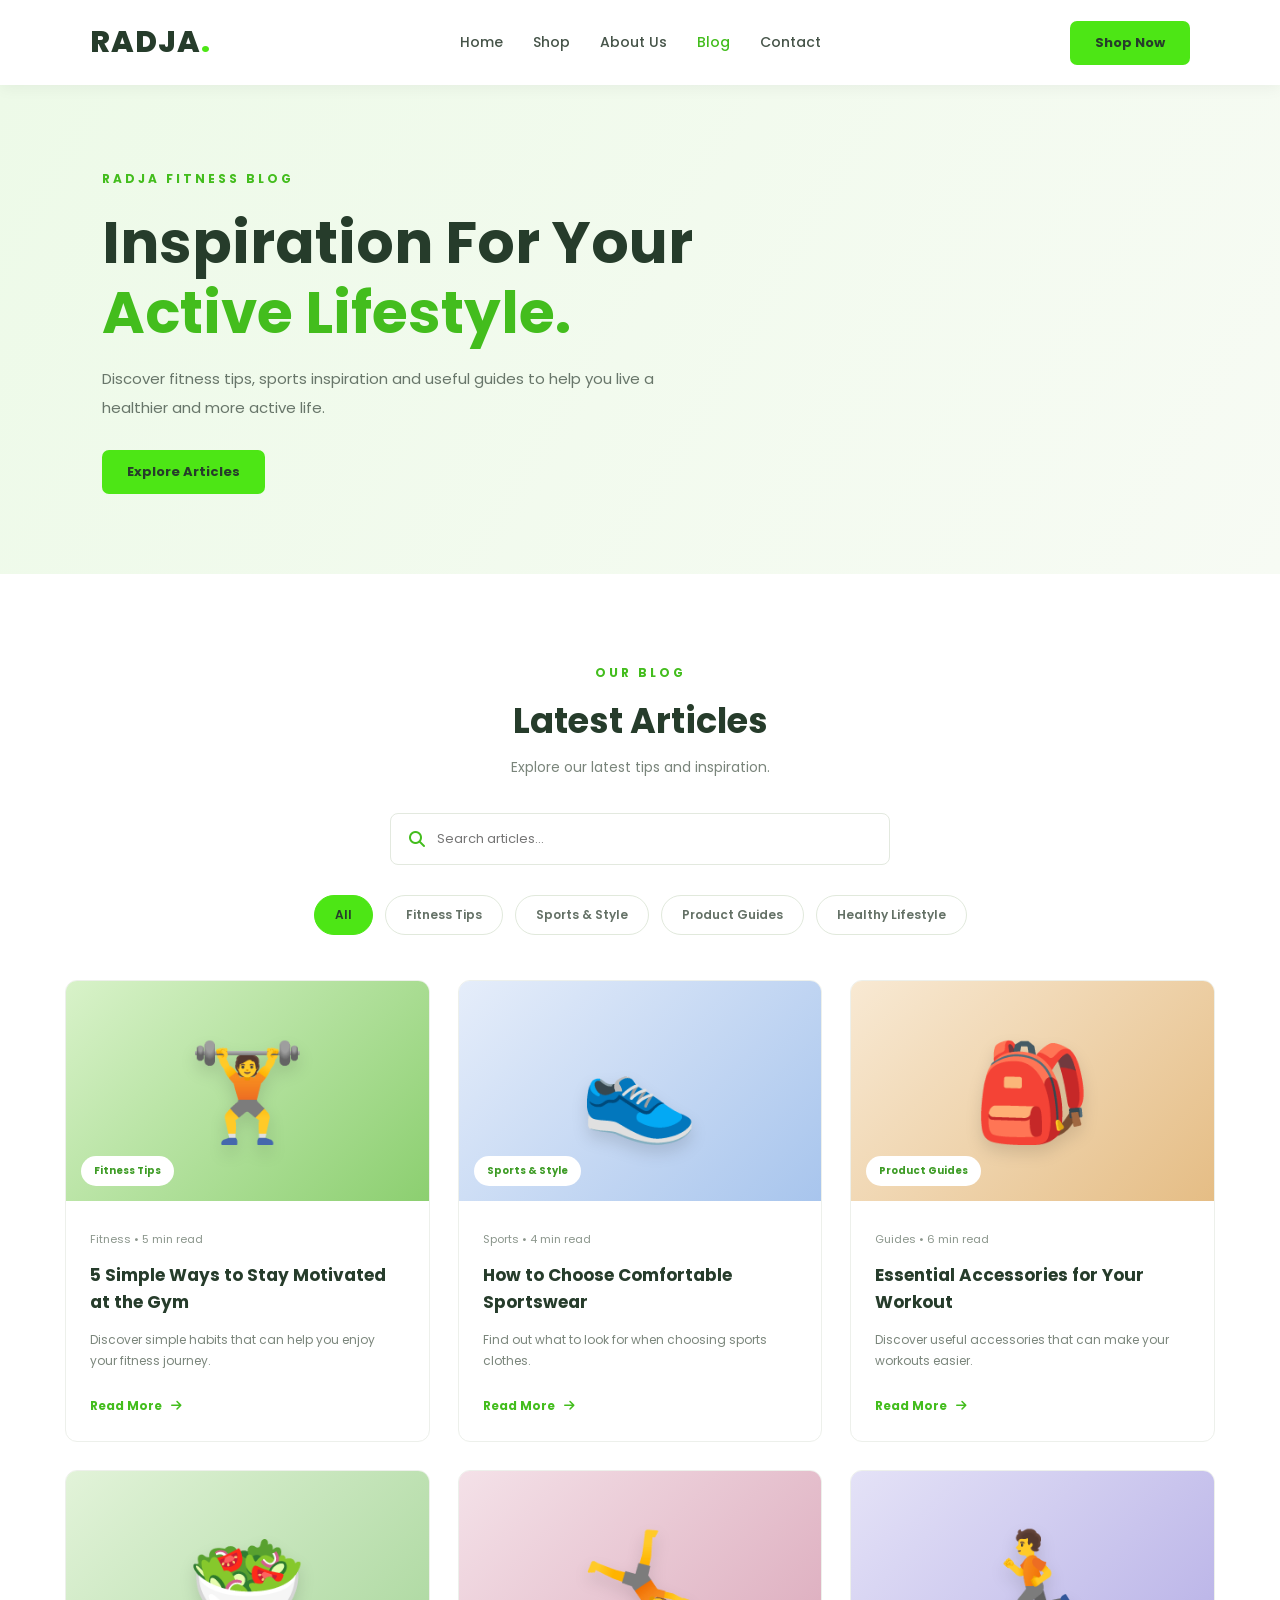
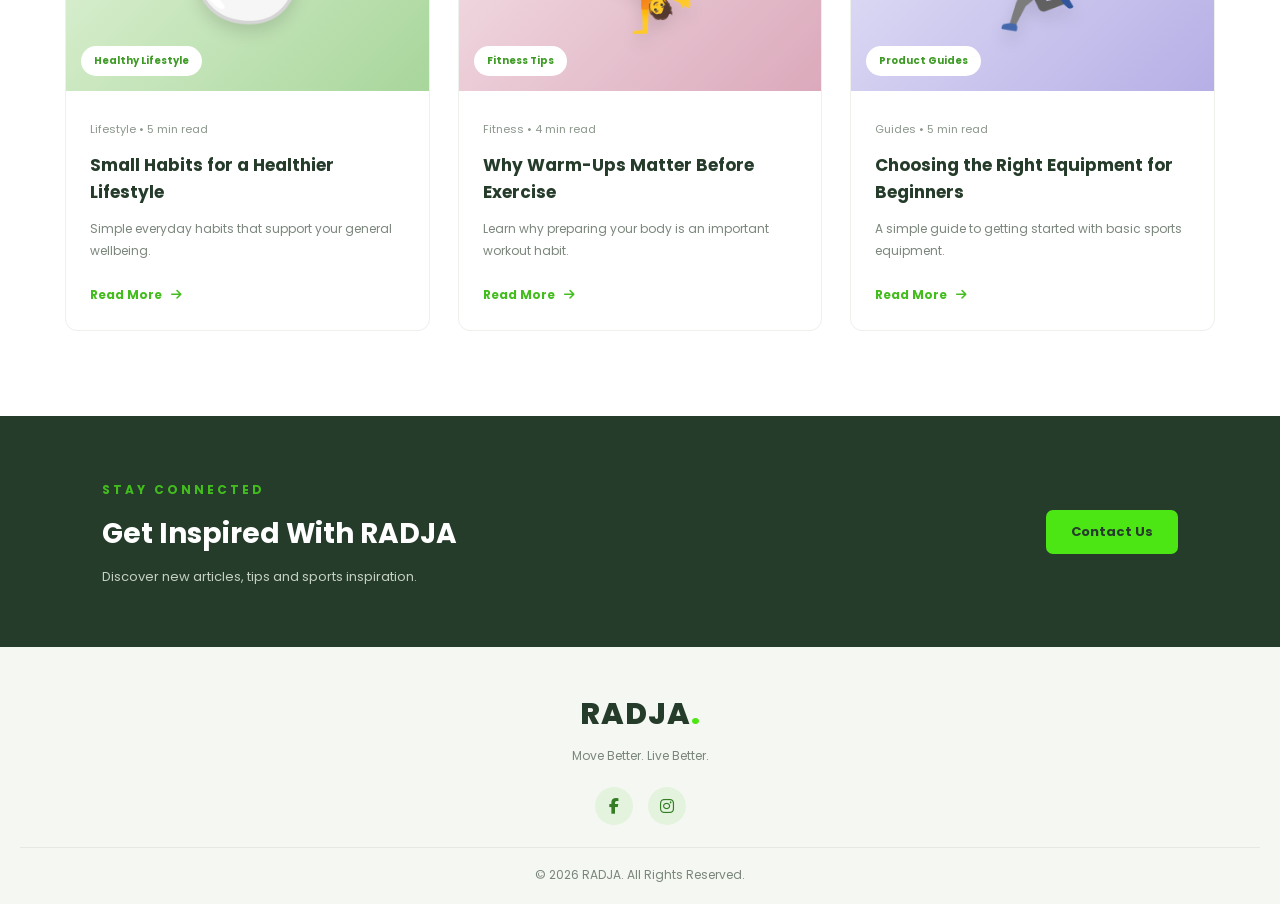
<file: blog.html>
<!DOCTYPE html>
<html lang="en">
<head>
    <meta charset="UTF-8">
    <meta name="viewport" content="width=device-width, initial-scale=1.0">
    <title>RADJA | Blog</title>
    <link rel="stylesheet" href="blog.css">
    <link rel="preconnect" href="https://fonts.googleapis.com">
    <link href="https://fonts.googleapis.com/css2?family=Poppins:wght@400;500;600;700;800&display=swap" rel="stylesheet">
    <link rel="stylesheet" href="https://cdnjs.cloudflare.com/ajax/libs/font-awesome/6.5.0/css/all.min.css">
</head>

<body>

<header class="blog-header">
    <a href="index.html" class="logo">RADJA<span>.</span></a>

    <nav>
        <a href="index.html">Home</a>
        <a href="shop.html">Shop</a>
        <a href="about.html">About Us</a>
        <a href="blog.html" class="active">Blog</a>
        <a href="contact.html">Contact</a>
    </nav>

    <a href="shop.html" class="header-btn">Shop Now</a>
</header>

<section class="blog-hero">
    <div class="hero-content">
        <span class="hero-label">RADJA FITNESS BLOG</span>
        <h1>Inspiration For Your <span>Active Lifestyle.</span></h1>
        <p>
            Discover fitness tips, sports inspiration and useful guides
            to help you live a healthier and more active life.
        </p>
        <a href="#articles" class="hero-btn">Explore Articles</a>
    </div>
</section>

<main class="blog-container" id="articles">

    <div class="section-heading">
        <span>OUR BLOG</span>
        <h2>Latest Articles</h2>
        <p>Explore our latest tips and inspiration.</p>
    </div>

    <div class="search-box">
        <i class="fa-solid fa-magnifying-glass"></i>
        <input type="text" id="searchInput" placeholder="Search articles...">
    </div>

    <div class="categories">
        <button class="category-btn active" data-category="all">All</button>
        <button class="category-btn" data-category="fitness">Fitness Tips</button>
        <button class="category-btn" data-category="sports">Sports & Style</button>
        <button class="category-btn" data-category="guides">Product Guides</button>
        <button class="category-btn" data-category="lifestyle">Healthy Lifestyle</button>
    </div>

    <div class="articles-grid" id="articlesGrid">

        <article class="article-card" data-category="fitness">
            <div class="article-image visual-fitness">
                <span class="visual-symbol">🏋️</span>
                <span class="article-category">Fitness Tips</span>
            </div>
            <div class="article-content">
                <span class="article-date">Fitness • 5 min read</span>
                <h3>5 Simple Ways to Stay Motivated at the Gym</h3>
                <p>Discover simple habits that can help you enjoy your fitness journey.</p>
                <button class="read-more"
                    data-title="5 Simple Ways to Stay Motivated at the Gym"
                    data-text="Staying motivated is an important part of your fitness journey. Start with realistic goals, choose activities you enjoy, create a routine, celebrate your progress and remember that consistency matters more than perfection.">
                    Read More <i class="fa-solid fa-arrow-right"></i>
                </button>
            </div>
        </article>

        <article class="article-card" data-category="sports">
            <div class="article-image visual-sports">
                <span class="visual-symbol">👟</span>
                <span class="article-category">Sports & Style</span>
            </div>
            <div class="article-content">
                <span class="article-date">Sports • 4 min read</span>
                <h3>How to Choose Comfortable Sportswear</h3>
                <p>Find out what to look for when choosing sports clothes.</p>
                <button class="read-more"
                    data-title="How to Choose Comfortable Sportswear"
                    data-text="Comfort is essential when choosing sportswear. Look for breathable fabrics, comfortable fits and clothes that allow you to move freely. Choose items that suit your activity and personal preferences.">
                    Read More <i class="fa-solid fa-arrow-right"></i>
                </button>
            </div>
        </article>

        <article class="article-card" data-category="guides">
            <div class="article-image visual-guides">
                <span class="visual-symbol">🎒</span>
                <span class="article-category">Product Guides</span>
            </div>
            <div class="article-content">
                <span class="article-date">Guides • 6 min read</span>
                <h3>Essential Accessories for Your Workout</h3>
                <p>Discover useful accessories that can make your workouts easier.</p>
                <button class="read-more"
                    data-title="Essential Accessories for Your Workout"
                    data-text="Some useful workout accessories include a water bottle, a gym bag, a comfortable towel and a suitable exercise mat. Choose accessories based on the type of activity you enjoy.">
                    Read More <i class="fa-solid fa-arrow-right"></i>
                </button>
            </div>
        </article>

        <article class="article-card" data-category="lifestyle">
            <div class="article-image visual-lifestyle">
                <span class="visual-symbol">🥗</span>
                <span class="article-category">Healthy Lifestyle</span>
            </div>
            <div class="article-content">
                <span class="article-date">Lifestyle • 5 min read</span>
                <h3>Small Habits for a Healthier Lifestyle</h3>
                <p>Simple everyday habits that support your general wellbeing.</p>
                <button class="read-more"
                    data-title="Small Habits for a Healthier Lifestyle"
                    data-text="A balanced lifestyle can include drinking enough water, eating varied meals, getting sufficient rest and making time for enjoyable physical activities. Small, sustainable habits can make everyday life better.">
                    Read More <i class="fa-solid fa-arrow-right"></i>
                </button>
            </div>
        </article>

        <article class="article-card" data-category="fitness">
            <div class="article-image visual-workout">
                <span class="visual-symbol">🤸</span>
                <span class="article-category">Fitness Tips</span>
            </div>
            <div class="article-content">
                <span class="article-date">Fitness • 4 min read</span>
                <h3>Why Warm-Ups Matter Before Exercise</h3>
                <p>Learn why preparing your body is an important workout habit.</p>
                <button class="read-more"
                    data-title="Why Warm-Ups Matter Before Exercise"
                    data-text="A warm-up gradually prepares your body for physical activity. Gentle movements and activity-specific preparation can help you transition comfortably into your workout.">
                    Read More <i class="fa-solid fa-arrow-right"></i>
                </button>
            </div>
        </article>

        <article class="article-card" data-category="guides">
            <div class="article-image visual-equipment">
                <span class="visual-symbol">🏃</span>
                <span class="article-category">Product Guides</span>
            </div>
            <div class="article-content">
                <span class="article-date">Guides • 5 min read</span>
                <h3>Choosing the Right Equipment for Beginners</h3>
                <p>A simple guide to getting started with basic sports equipment.</p>
                <button class="read-more"
                    data-title="Choosing the Right Equipment for Beginners"
                    data-text="If you are starting a new activity, begin with basic equipment that suits your needs. Consider comfort, quality, ease of use and the type of exercise you plan to do.">
                    Read More <i class="fa-solid fa-arrow-right"></i>
                </button>
            </div>
        </article>

    </div>

    <p class="no-results" id="noResults">No articles found.</p>

</main>

<section class="newsletter">
    <div>
        <span>STAY CONNECTED</span>
        <h2>Get Inspired With RADJA</h2>
        <p>Discover new articles, tips and sports inspiration.</p>
    </div>
    <a href="contact.html" class="newsletter-btn">Contact Us</a>
</section>

<footer class="blog-footer">
    <a href="index.html" class="logo">RADJA<span>.</span></a>
    <p>Move Better. Live Better.</p>
    <div class="footer-social">
        <a href="https://www.facebook.com/?locale=fr_FR" target="_blank"><i class="fa-brands fa-facebook-f"></i></a>
        <a href="https://www.instagram.com/coach_radja.fitness/?hl=fr" target="_blank"><i class="fa-brands fa-instagram"></i></a>
    </div>
    <p class="copyright">© 2026 RADJA. All Rights Reserved.</p>
</footer>

<div class="article-modal" id="articleModal">
    <div class="modal-content">
        <button class="modal-close" id="closeModal" aria-label="Close">
            <i class="fa-solid fa-xmark"></i>
        </button>

        <div class="modal-visual" id="modalVisual">
            <span id="modalIcon">🏋️</span>
        </div>

        <div class="modal-text">
            <span class="modal-label">RADJA BLOG</span>
            <h2 id="modalTitle"></h2>
            <p id="modalDescription"></p>
        </div>
    </div>
</div>

<script>
    const searchInput = document.getElementById("searchInput");
    const categoryButtons = document.querySelectorAll(".category-btn");
    const articleCards = document.querySelectorAll(".article-card");
    const noResults = document.getElementById("noResults");
    let selectedCategory = "all";
    function filterArticles() {
        const searchValue = searchInput.value.toLowerCase().trim();
        let visibleCount = 0;

        articleCards.forEach(card => {
            const category = card.dataset.category;
            const text = card.innerText.toLowerCase();
            const matchesCategory =
                selectedCategory === "all" || category === selectedCategory;
            const matchesSearch = text.includes(searchValue);

            if (matchesCategory && matchesSearch) {
                card.style.display = "block";
                visibleCount++;
            } else {
                card.style.display = "none";
            }
        });
        noResults.style.display = visibleCount === 0 ? "block" : "none";
    }
    categoryButtons.forEach(button => {
        button.addEventListener("click", () => {
            categoryButtons.forEach(btn => btn.classList.remove("active"));
            button.classList.add("active");

            selectedCategory = button.dataset.category;
            filterArticles();
        });
    });

    searchInput.addEventListener("input", filterArticles);
    const articleModal = document.getElementById("articleModal");
    const modalTitle = document.getElementById("modalTitle");
    const modalDescription = document.getElementById("modalDescription");
    const modalVisual = document.getElementById("modalVisual");
    const modalIcon = document.getElementById("modalIcon");
    const closeModal = document.getElementById("closeModal");

    document.querySelectorAll(".read-more").forEach(button => {
        button.addEventListener("click", () => {
            const card = button.closest(".article-card");
            const visual = card.querySelector(".article-image");
            const symbol = visual.querySelector(".visual-symbol");

            modalTitle.textContent = button.dataset.title;
            modalDescription.textContent = button.dataset.text;
            modalIcon.textContent = symbol.textContent;

            const visualClass = [...visual.classList].find(name =>
                name.startsWith("visual-")
            );

            modalVisual.className = "modal-visual";

            if (visualClass) {
                modalVisual.classList.add(visualClass);
            }

            articleModal.classList.add("show");
            document.body.style.overflow = "hidden";
        });
    });

    function closeArticleModal() {
        articleModal.classList.remove("show");
        document.body.style.overflow = "";
    }

    closeModal.addEventListener("click", closeArticleModal);

    articleModal.addEventListener("click", event => {
        if (event.target === articleModal) {
            closeArticleModal();
        }
    });

    document.addEventListener("keydown", event => {
        if (event.key === "Escape") {
            closeArticleModal();
        }
    });
</script>

</body>
</html>
</file>
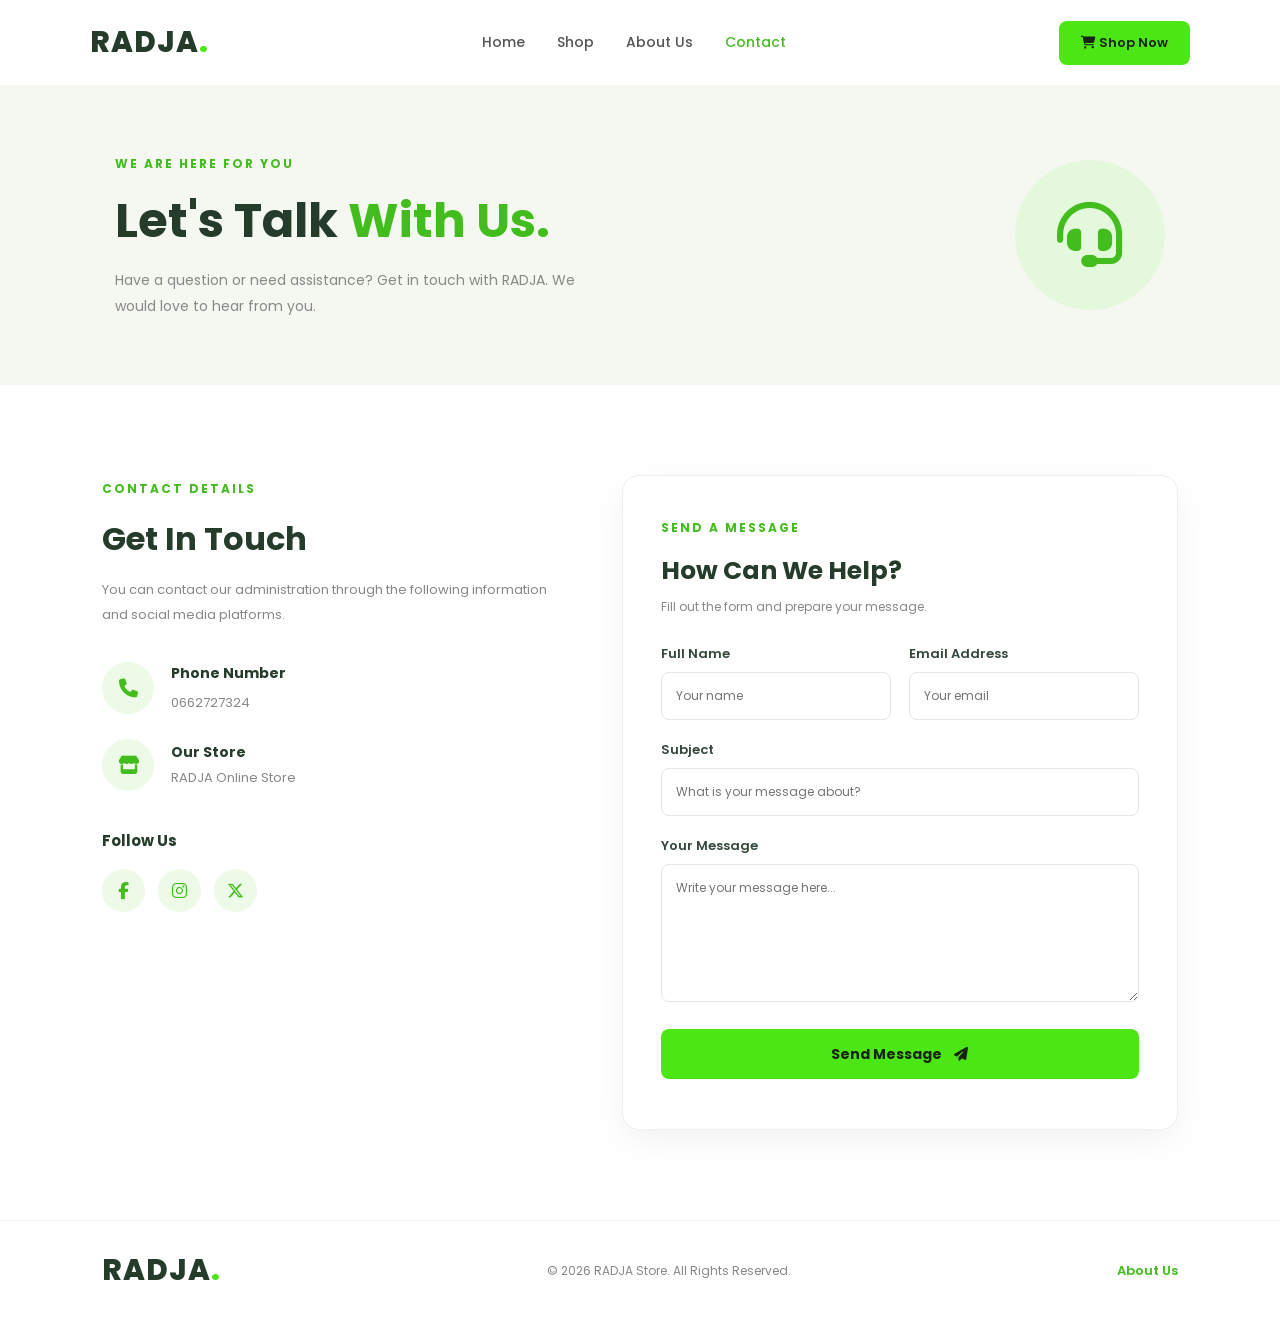
<file: contact.html>
<!DOCTYPE html>
<html lang="en">

<head>
    <meta charset="UTF-8">
    <meta name="viewport" content="width=device-width, initial-scale=1.0">
    <title>Contact Us | RADJA Store</title>
    <link rel="stylesheet" href="contact.css">
    <link rel="preconnect" href="https://fonts.googleapis.com">
    <link rel="preconnect" href="https://fonts.gstatic.com" crossorigin>
    <link href="https://fonts.googleapis.com/css2?family=Poppins:wght@400;500;600;700;800&display=swap"
        rel="stylesheet">
    <link rel="stylesheet" href="https://cdnjs.cloudflare.com/ajax/libs/font-awesome/6.5.0/css/all.min.css">
</head>
<body>
    <header class="contact-header">
        <a href="index.html" class="logo">RADJA<span>.</span></a>
        <nav>
            <a href="index.html">Home</a>
            <a href="index.html">Shop</a>
            <a href="about.html">About Us</a>
            <a href="contact.html" class="active">Contact</a>
        </nav>
        <a href="index.html" class="shop-btn">
            <i class="fa-solid fa-cart-shopping"></i>
            Shop Now
        </a>
    </header>
    <section class="contact-hero">
        <div class="hero-text">
            <span>WE ARE HERE FOR YOU</span>
            <h1>
                Let's Talk <span>With Us.</span>
            </h1>
            <p>
                Have a question or need assistance?
                Get in touch with RADJA. We would love to hear from you.
            </p>
        </div>
        <div class="hero-icon">
            <i class="fa-solid fa-headset"></i>
        </div>
    </section>
    <main class="contact-section">
        <div class="contact-info">
            <span class="section-label">CONTACT DETAILS</span>
            <h2>Get In Touch</h2>
            <p class="info-description">
                You can contact our administration through
                the following information and social media platforms.
            </p>
            <div class="contact-card">
                <div class="contact-icon">
                    <i class="fa-solid fa-phone"></i>
                </div>
                <div class="contact-card-text">
                    <h3>Phone Number</h3>
                    <a href="tel:+213662727324">
                        0662727324
                    </a>
                </div>
            </div>
            <div class="contact-card">
                <div class="contact-icon">
                    <i class="fa-solid fa-store"></i>
                </div>
                <div class="contact-card-text">
                    <h3>Our Store</h3>
                    <p>RADJA Online Store</p>
                </div>
            </div>
            <div class="social-section">
                <h3>Follow Us</h3>
                <div class="social-icons">
                    <a href="https://www.facebook.com/?locale=fr_FR" target="_blank" rel="noopener noreferrer"
                        aria-label="Facebook">
                        <i class="fa-brands fa-facebook-f"></i>
                    </a>
                    <a href="https://www.instagram.com/coach_radja.fitness/?hl=fr" target="_blank"
                        rel="noopener noreferrer" aria-label="Instagram">
                        <i class="fa-brands fa-instagram"></i>
                    </a>
                    <a href="https://capradja.beprime.site/admin/dashboard" target="_blank" rel="noopener noreferrer"
                        aria-label="Admin Dashboard">
                        <i class="fa-brands fa-x-twitter"></i>
                    </a>
                </div>
            </div>
        </div>
        <div class="contact-form-box">
            <div class="form-heading">
                <span class="section-label">SEND A MESSAGE</span>
                <h2>How Can We Help?</h2>
                <p>
                    Fill out the form and prepare your message.
                </p>
            </div>
            <form id="contactForm">
                <div class="form-row">
                    <div class="form-group">
                        <label for="name">Full Name</label>
                        <input type="text" id="name" placeholder="Your name" required>
                    </div>
                    <div class="form-group">
                        <label for="email">Email Address</label>
                        <input type="email" id="email" placeholder="Your email" required>
                    </div>
                </div>
                <div class="form-group">
                    <label for="subject">Subject</label>
                    <input type="text" id="subject" placeholder="What is your message about?" required>
                </div>
                <div class="form-group">
                    <label for="message">Your Message</label>
                    <textarea id="message" rows="6" placeholder="Write your message here..." required></textarea>
                </div>
                <button type="submit" class="send-btn">
                    Send Message
                    <i class="fa-solid fa-paper-plane"></i>
                </button>
                <p id="formMessage" class="form-message" role="status"></p>
            </form>
        </div>
    </main>
    <footer class="contact-footer">
        <a href="index.html" class="logo">RADJA<span>.</span></a>
        <p>© 2026 RADJA Store. All Rights Reserved.</p>
        <a href="about.html">About Us</a>

    </footer>
    <script>
        document.getElementById("contactForm").addEventListener("submit", function (event) {
            event.preventDefault();
            const name = document.getElementById("name").value.trim();
            const email = document.getElementById("email").value.trim();
            const subject = document.getElementById("subject").value.trim();
            const message = document.getElementById("message").value.trim();

            const formMessage = document.getElementById("formMessage");

            if (!name || !email || !subject || !message) {
                formMessage.textContent = "Please fill in all fields.";
                formMessage.className = "form-message error";
                return;
            }

            const adminEmail = "YOUR_EMAIL_HERE";

            const mailSubject = encodeURIComponent(subject);

            const mailBody = encodeURIComponent(
                "Name: " + name +
                "\nEmail: " + email +
                "\n\nMessage:\n" + message
            );

            window.location.href =
                "mailto:" + adminEmail +
                "?subject=" + mailSubject +
                "&body=" + mailBody;

        });

    </script>

</body>

</html>
</file>
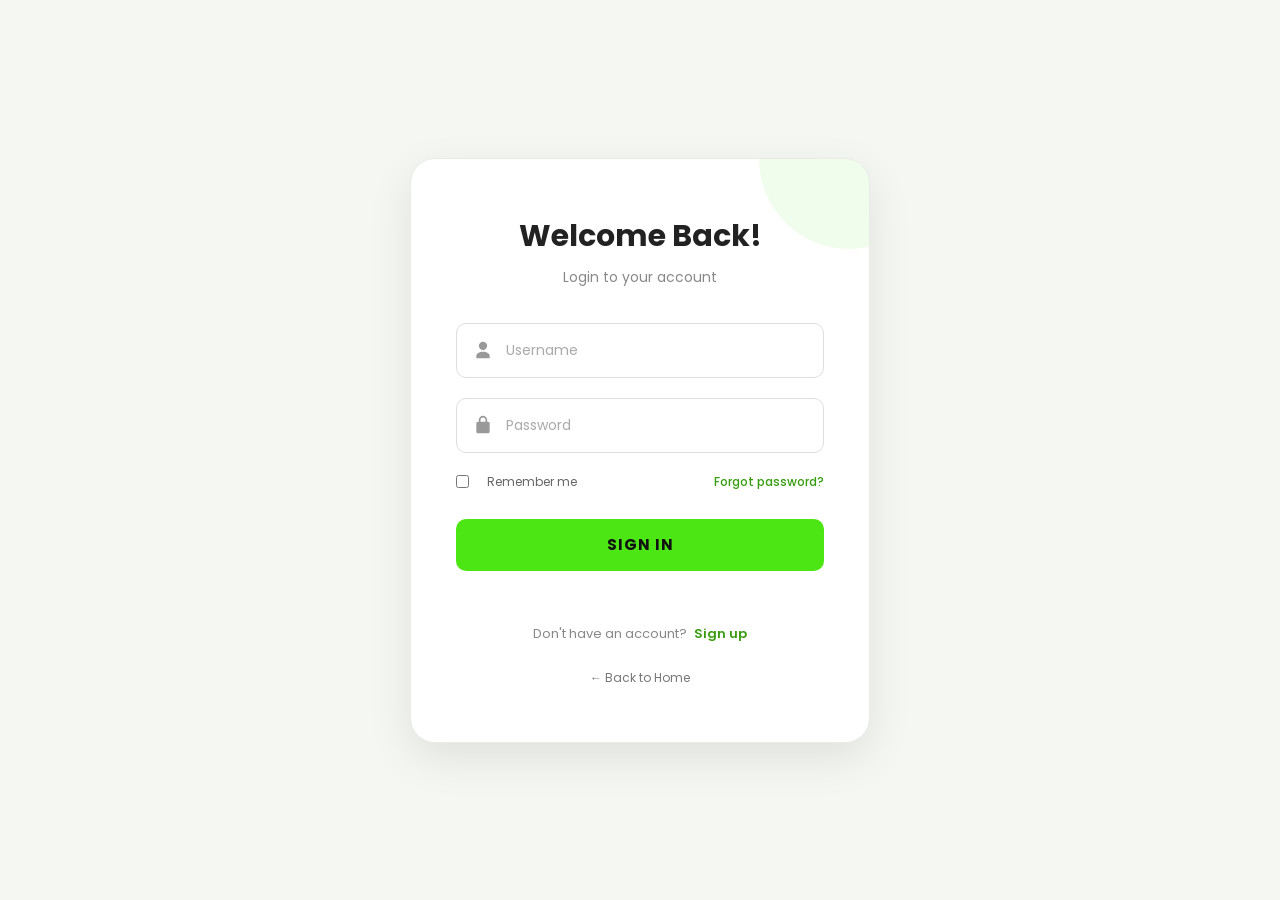
<file: index1.html>
<!DOCTYPE html>
<html lang="en">

<head>
  <meta charset="UTF-8">
  <meta name="viewport" content="width=device-width, initial-scale=1">
  <title>RADJA | Login</title>
  <link rel="preconnect" href="https://fonts.googleapis.com">
  <link rel="preconnect" href="https://fonts.gstatic.com" crossorigin>
  <link href="https://fonts.googleapis.com/css2?family=Poppins:wght@400;500;600;700&display=swap" rel="stylesheet">
  <link rel="stylesheet" href="login.css">
</head>

<body>

  <div class="circle">
    <form class="login" id="loginForm" novalidate>
      <h1>Welcome Back!</h1>
      <p class="subtitle">Login to your account</p>

      <label class="field" id="userField">

        <svg viewBox="0 0 24 24" aria-hidden="true">
          <path d="M12 12a5 5 0 1 0 0-10 5 5 0 0 0 0 10zm0 2c-4.4 0-8 2.2-8 5v3h16v-3c0-2.8-3.6-5-8-5z" />
        </svg>
        <input type="text" id="username" placeholder="Username" autocomplete="username">
      </label>

      <label class="field" id="passField">
        <svg viewBox="0 0 24 24" aria-hidden="true">
          <path
            d="M18 8h-1V6a5 5 0 0 0-10 0v2H6a2 2 0 0 0-2 2v10a2 2 0 0 0 2 2h12a2 2 0 0 0 2-2V10a2 2 0 0 0-2-2zM9 6a3 3 0 0 1 6 0v2H9V6z" />
        </svg>
        <input type="password" id="password" placeholder="Password" autocomplete="current-password">
      </label>

      <div class="options">
        <label class="remember">
          <input type="checkbox" id="remember">
          <span class="switch"></span>
          Remember me
        </label>
        <a href="#" id="forgotPassword">Forgot password?</a>
      </div>

      <button type="submit">
        SIGN IN
      </button>
      <p class="message" id="message" role="alert"></p>
      <p class="signup">
        Don't have an account?
        <a href="signup.html">Sign up</a>
      </p>

      <a href="index.html" class="back-home">
        ← Back to Home
      </a>
    </form>
  </div>

  <script>
    (function () {

      const loginFormEl = document.getElementById("loginForm");
      const usernameInput = document.getElementById("username");
      const passwordInput = document.getElementById("password");

      const userFieldEl = document.getElementById("userField");
      const passFieldEl = document.getElementById("passField");

      const loginMessageEl = document.getElementById("message");

      loginFormEl.addEventListener("submit", function (event) {

        event.preventDefault();

        const usernameValue = usernameInput.value.trim();
        const passwordValue = passwordInput.value;

        userFieldEl.classList.toggle("error", !usernameValue);
        passFieldEl.classList.toggle("error", !passwordValue);

        loginMessageEl.className = "message";

        if (!usernameValue || !passwordValue) {
          loginMessageEl.textContent =
            "Please enter your username and password.";
          return;
        }

        if (passwordValue.length < 6) {
          passFieldEl.classList.add("error");

          loginMessageEl.textContent =
            "Password must be at least 6 characters.";
          return;
        }

        loginMessageEl.classList.add("ok");
        loginMessageEl.textContent =
          "Signed in successfully!";

      });

      [usernameInput, passwordInput].forEach(function (inputElement) {

        inputElement.addEventListener("input", function () {

          inputElement.closest(".field").classList.remove("error");
          loginMessageEl.textContent = "";
          loginMessageEl.className = "message";

        });

      });

      document.getElementById("forgotPassword").addEventListener("click", function (event) {
        event.preventDefault();
        loginMessageEl.className = "message";
        loginMessageEl.textContent = "Please contact support to reset your password.";
      });

    })();
  </script>

</body>

</html>
</file>
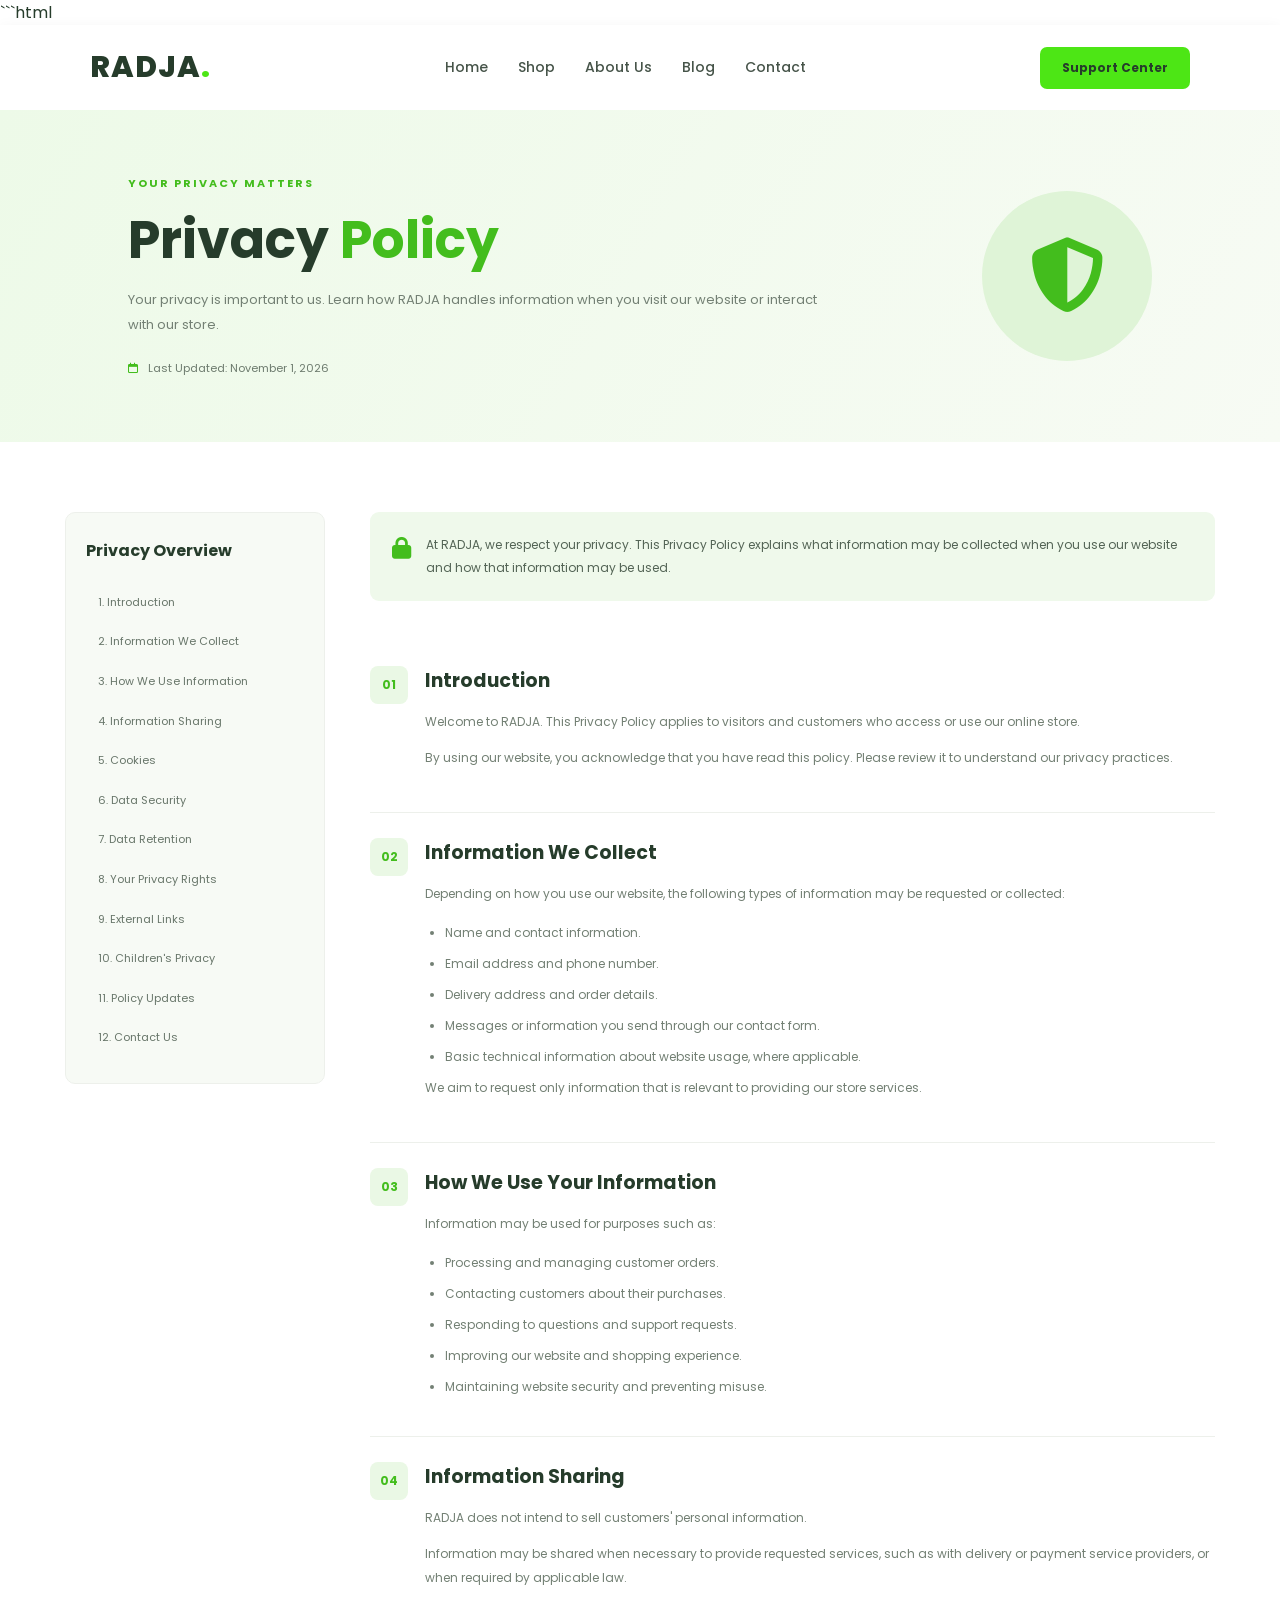
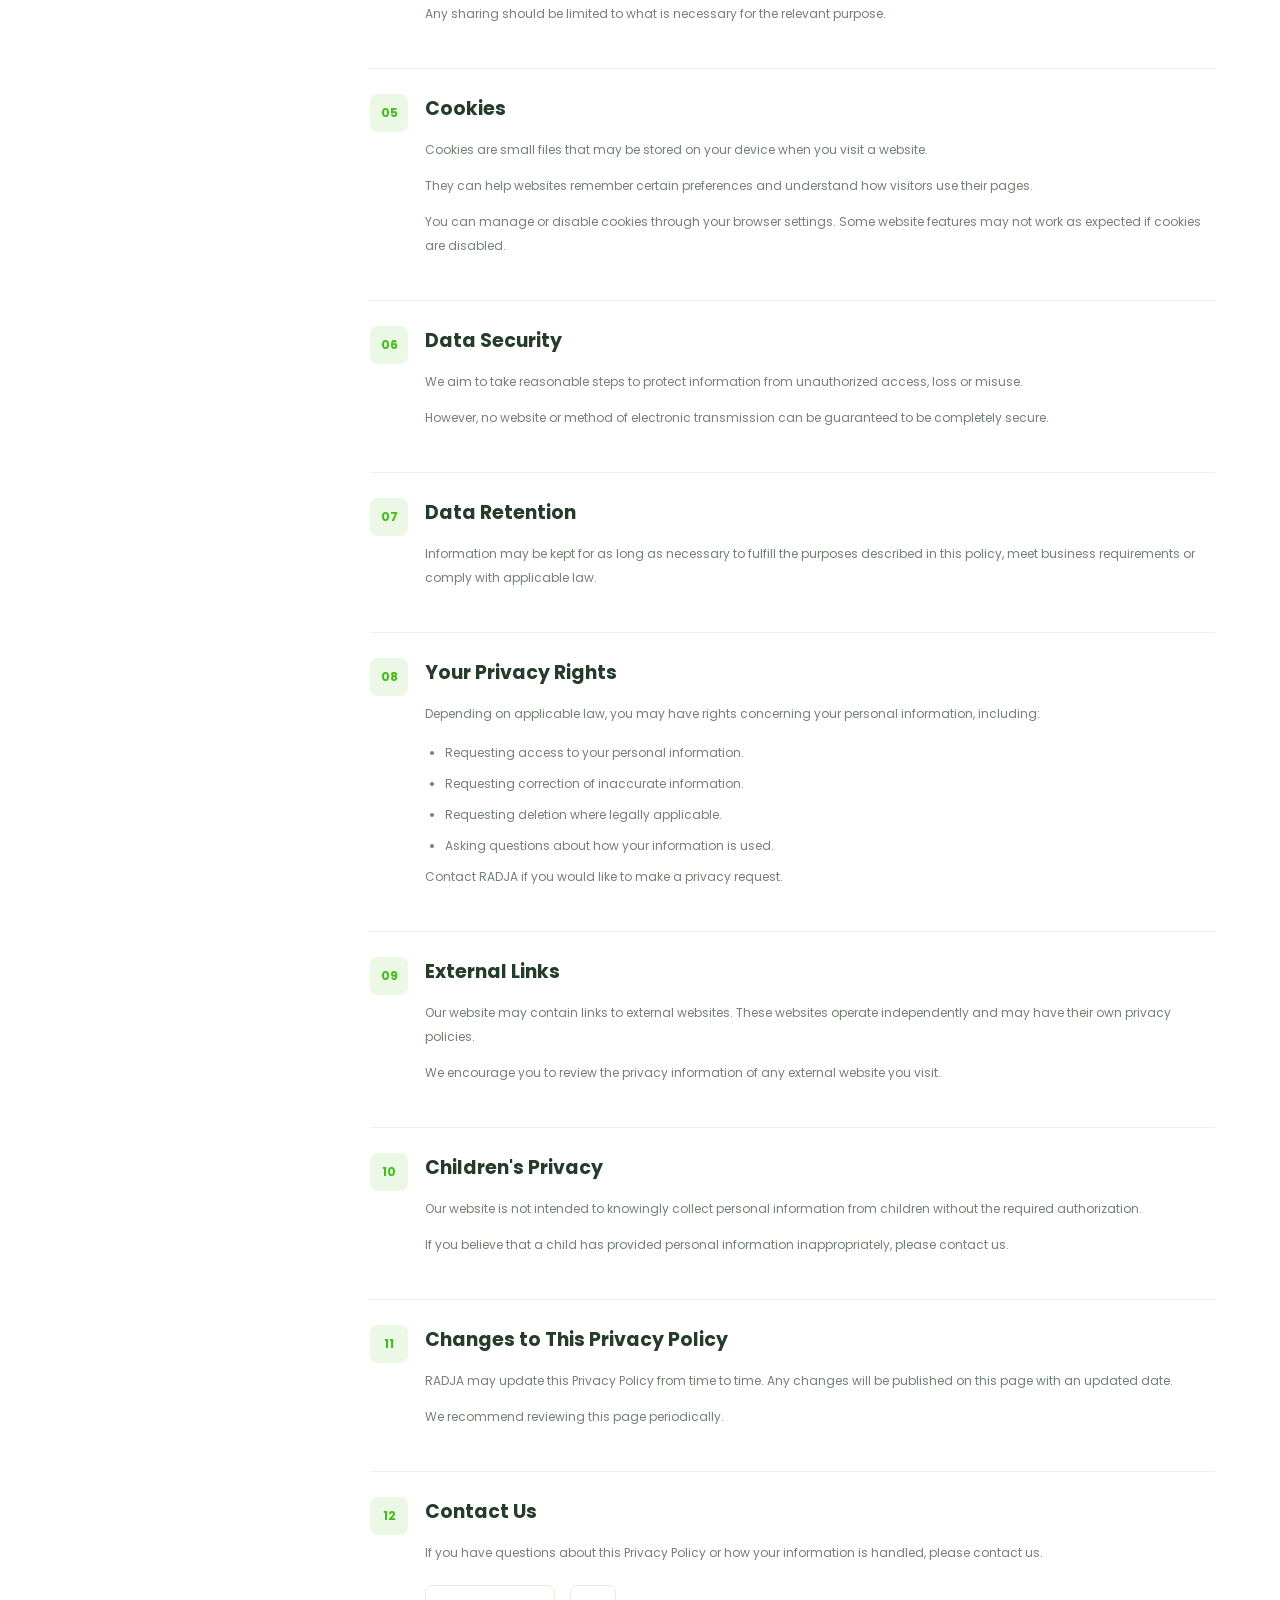
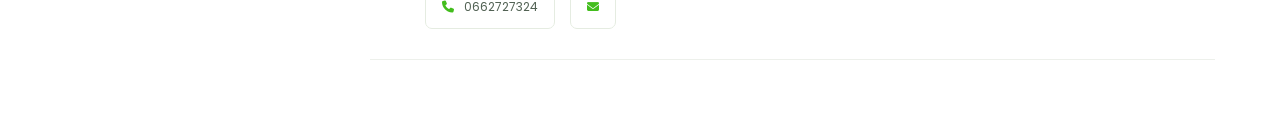
<file: privacy.html>
```html
<!DOCTYPE html>
<html lang="en">
<head>
    <meta charset="UTF-8">
    <meta name="viewport" content="width=device-width, initial-scale=1.0">
    <title>RADJA | Privacy Policy</title>

    <link rel="stylesheet" href="privacy.css">

    <link href="https://fonts.googleapis.com/css2?family=Poppins:wght@400;500;600;700;800&display=swap" rel="stylesheet">

    <link rel="stylesheet" href="https://cdnjs.cloudflare.com/ajax/libs/font-awesome/6.5.0/css/all.min.css">
</head>

<body>
<header class="privacy-header">

    <a href="index.html" class="logo">RADJA<span>.</span></a>
    <nav>
        <a href="index.html">Home</a>
        <a href="shop.html">Shop</a>
        <a href="about.html">About Us</a>
        <a href="blog.html">Blog</a>
        <a href="contact.html">Contact</a>
    </nav>
    <a href="support.html" class="header-btn">Support Center</a>
</header>
<section class="privacy-hero">

    <div class="privacy-hero-content">
        <span>YOUR PRIVACY MATTERS</span>
        <h1>Privacy <span>Policy</span></h1>
        <p>
            Your privacy is important to us.
            Learn how RADJA handles information when you visit
            our website or interact with our store.
        </p>

        <div class="updated-date">
            <i class="fa-regular fa-calendar"></i>
            Last Updated: November 1, 2026
        </div>

    </div>

    <div class="privacy-hero-icon">
        <i class="fa-solid fa-shield-halved"></i>
    </div>

</section>


<main class="privacy-container">
    <aside class="privacy-sidebar">
        <h3>Privacy Overview</h3>
        <a href="#introduction">1. Introduction</a>
        <a href="#information">2. Information We Collect</a>
        <a href="#usage">3. How We Use Information</a>
        <a href="#sharing">4. Information Sharing</a>
        <a href="#cookies">5. Cookies</a>
        <a href="#security">6. Data Security</a>
        <a href="#retention">7. Data Retention</a>
        <a href="#rights">8. Your Privacy Rights</a>
        <a href="#external">9. External Links</a>
        <a href="#children">10. Children's Privacy</a>
        <a href="#changes">11. Policy Updates</a>
        <a href="#contact">12. Contact Us</a>

    </aside>
    <div class="privacy-content">
        <div class="privacy-intro">
            <i class="fa-solid fa-lock"></i>
            <p>
                At RADJA, we respect your privacy. This Privacy Policy
                explains what information may be collected when you
                use our website and how that information may be used.
            </p>

        </div>
        <section class="privacy-section" id="introduction">
            <div class="section-number">01</div>
            <h2>Introduction</h2>
            <p>
                Welcome to RADJA. This Privacy Policy applies to visitors
                and customers who access or use our online store.
            </p>

            <p>
                By using our website, you acknowledge that you have
                read this policy. Please review it to understand
                our privacy practices.
            </p>

        </section>
        <section class="privacy-section" id="information">
            <div class="section-number">02</div>
            <h2>Information We Collect</h2>

            <p>
                Depending on how you use our website, the following
                types of information may be requested or collected:
            </p>

            <ul>
                <li>Name and contact information.</li>
                <li>Email address and phone number.</li>
                <li>Delivery address and order details.</li>
                <li>Messages or information you send through our contact form.</li>
                <li>Basic technical information about website usage, where applicable.</li>
            </ul>

            <p>
                We aim to request only information that is relevant
                to providing our store services.
            </p>

        </section>
        <section class="privacy-section" id="usage">
            <div class="section-number">03</div>
            <h2>How We Use Your Information</h2>
            <p>
                Information may be used for purposes such as:
            </p>

            <ul>
                <li>Processing and managing customer orders.</li>
                <li>Contacting customers about their purchases.</li>
                <li>Responding to questions and support requests.</li>
                <li>Improving our website and shopping experience.</li>
                <li>Maintaining website security and preventing misuse.</li>
            </ul>

        </section>
        <section class="privacy-section" id="sharing">
            <div class="section-number">04</div>
            <h2>Information Sharing</h2>
            <p>
                RADJA does not intend to sell customers' personal
                information.
            </p>

            <p>
                Information may be shared when necessary to provide
                requested services, such as with delivery or payment
                service providers, or when required by applicable law.
            </p>

            <p>
                Any sharing should be limited to what is necessary
                for the relevant purpose.
            </p>

        </section>
        <section class="privacy-section" id="cookies">
            <div class="section-number">05</div>
            <h2>Cookies</h2>
            <p>
                Cookies are small files that may be stored on your
                device when you visit a website.
            </p>

            <p>
                They can help websites remember certain preferences
                and understand how visitors use their pages.
            </p>

            <p>
                You can manage or disable cookies through your
                browser settings. Some website features may not
                work as expected if cookies are disabled.
            </p>

        </section>
        <section class="privacy-section" id="security">
            <div class="section-number">06</div>
            <h2>Data Security</h2>
            <p>
                We aim to take reasonable steps to protect information
                from unauthorized access, loss or misuse.
            </p>

            <p>
                However, no website or method of electronic transmission
                can be guaranteed to be completely secure.
            </p>

        </section>
        <section class="privacy-section" id="retention">
            <div class="section-number">07</div>
            <h2>Data Retention</h2>
            <p>
                Information may be kept for as long as necessary
                to fulfill the purposes described in this policy,
                meet business requirements or comply with applicable law.
            </p>

        </section>


        <section class="privacy-section" id="rights">
            <div class="section-number">08</div>
            <h2>Your Privacy Rights</h2>
            <p>
                Depending on applicable law, you may have rights
                concerning your personal information, including:
            </p>

            <ul>
                <li>Requesting access to your personal information.</li>
                <li>Requesting correction of inaccurate information.</li>
                <li>Requesting deletion where legally applicable.</li>
                <li>Asking questions about how your information is used.</li>
            </ul>

            <p>
                Contact RADJA if you would like to make a privacy request.
            </p>

        </section>


        <section class="privacy-section" id="external">
            <div class="section-number">09</div>
            <h2>External Links</h2>
            <p>
                Our website may contain links to external websites.
                These websites operate independently and may have
                their own privacy policies.
            </p>

            <p>
                We encourage you to review the privacy information
                of any external website you visit.
            </p>

        </section>
        <section class="privacy-section" id="children">
            <div class="section-number">10</div>
            <h2>Children's Privacy</h2>
            <p>
                Our website is not intended to knowingly collect
                personal information from children without the
                required authorization.
            </p>
            <p>
                If you believe that a child has provided personal
                information inappropriately, please contact us.
            </p>

        </section>
        <section class="privacy-section" id="changes">
            <div class="section-number">11</div>
            <h2>Changes to This Privacy Policy</h2>
            <p>
                RADJA may update this Privacy Policy from time to time.
                Any changes will be published on this page with
                an updated date.
            </p>

            <p>
                We recommend reviewing this page periodically.
            </p>

        </section>


        <section class="privacy-section" id="contact">
            <div class="section-number">12</div>
            <h2>Contact Us</h2>
            <p>
                If you have questions about this Privacy Policy
                or how your information is handled, please contact us.
            </p>

            <div class="privacy-contact">

                <div>
                    <i class="fa-solid fa-phone"></i>
                    <span>0662727324</span>
                </div>

                <a href="contact.html">
                    <i class="fa-solid fa-envelope"></i>
</file>
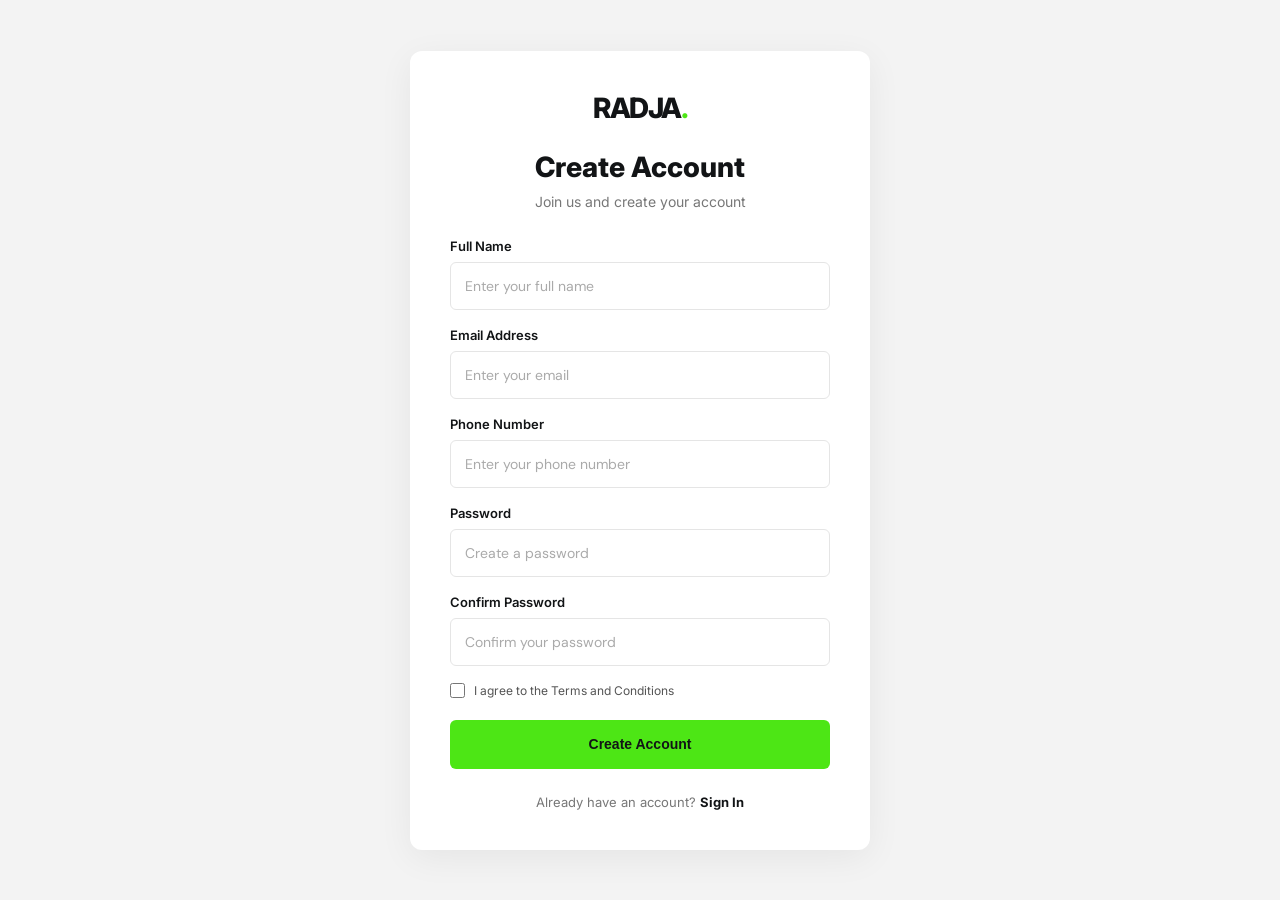
<file: signup.html>
<!DOCTYPE html>
<html lang="en">
<head>
    <meta charset="UTF-8">
    <meta name="viewport" content="width=device-width, initial-scale=1.0">
    <title>RADJA | Sign Up</title>
    <link rel="stylesheet" href="signup.css">
    <link href="https://fonts.googleapis.com/css2?family=Inter:wght@400;500;600;700;800&family=DM+Sans:wght@400;500;600;700&display=swap" rel="stylesheet">
</head>

<body>
    <main class="page-container">
        <div class="login-card">
            <div class="logo">RADJA<span>.</span></div>
            <h1>Create Account</h1>
            <p class="subtitle">Join us and create your account</p>
            <form id="signupForm">
                <div class="input-group">
                    <label for="fullname">Full Name</label>
                    <input type="text" id="fullname"
                           placeholder="Enter your full name" required>
                </div>
                <div class="input-group">
                    <label for="email">Email Address</label>
                    <input type="email" id="email"
                           placeholder="Enter your email" required>
                </div>
                <div class="input-group">
                    <label for="phone">Phone Number</label>
                    <input type="tel" id="phone"
                           placeholder="Enter your phone number"
                           required>
                </div>
                <div class="input-group">
                    <label for="password">Password</label>
                    <input type="password" id="password"
                           placeholder="Create a password" required>
                </div>
                <div class="input-group">
                    <label for="confirmPassword">Confirm Password</label>
                    <input type="password" id="confirmPassword"
                           placeholder="Confirm your password" required>
                </div>
                <label class="remember">
                    <input type="checkbox" id="terms" required>
                    <span>I agree to the Terms and Conditions</span>
                </label>
                <button type="submit" class="login-button">
                    Create Account
                </button>
                <p id="message"></p>

            </form>
            <div class="signup-text">
                Already have an account?
                <a href="index1.html">Sign In</a>
            </div>
        </div>
    </main>

    <script>
        const form = document.getElementById("signupForm");
        const message = document.getElementById("message");
        form.addEventListener("submit", function(event) {
            event.preventDefault();
            const fullname = document.getElementById("fullname").value.trim();
            const email = document.getElementById("email").value.trim();
            const phone = document.getElementById("phone").value.trim();
            const password = document.getElementById("password").value;
            const confirmPassword = document.getElementById("confirmPassword").value;

            if (!fullname || !email || !phone || !password || !confirmPassword) {
                message.textContent = "Please fill in all fields.";
                message.className = "error";
                return;
            }

            if (password.length < 8) {
                message.textContent = "Password must contain at least 8 characters.";
                message.className = "error";
                return;
            }

            if (password !== confirmPassword) {
                message.textContent = "Passwords do not match.";
                message.className = "error";
                return;
            }

            if (!document.getElementById("terms").checked) {
                message.textContent = "Please accept the Terms and Conditions.";
                message.className = "error";
                return;
            }

            message.textContent = "Account created successfully!";
            message.className = "success";

            form.reset();
        });
    </script>

</body>
</html>
</file>
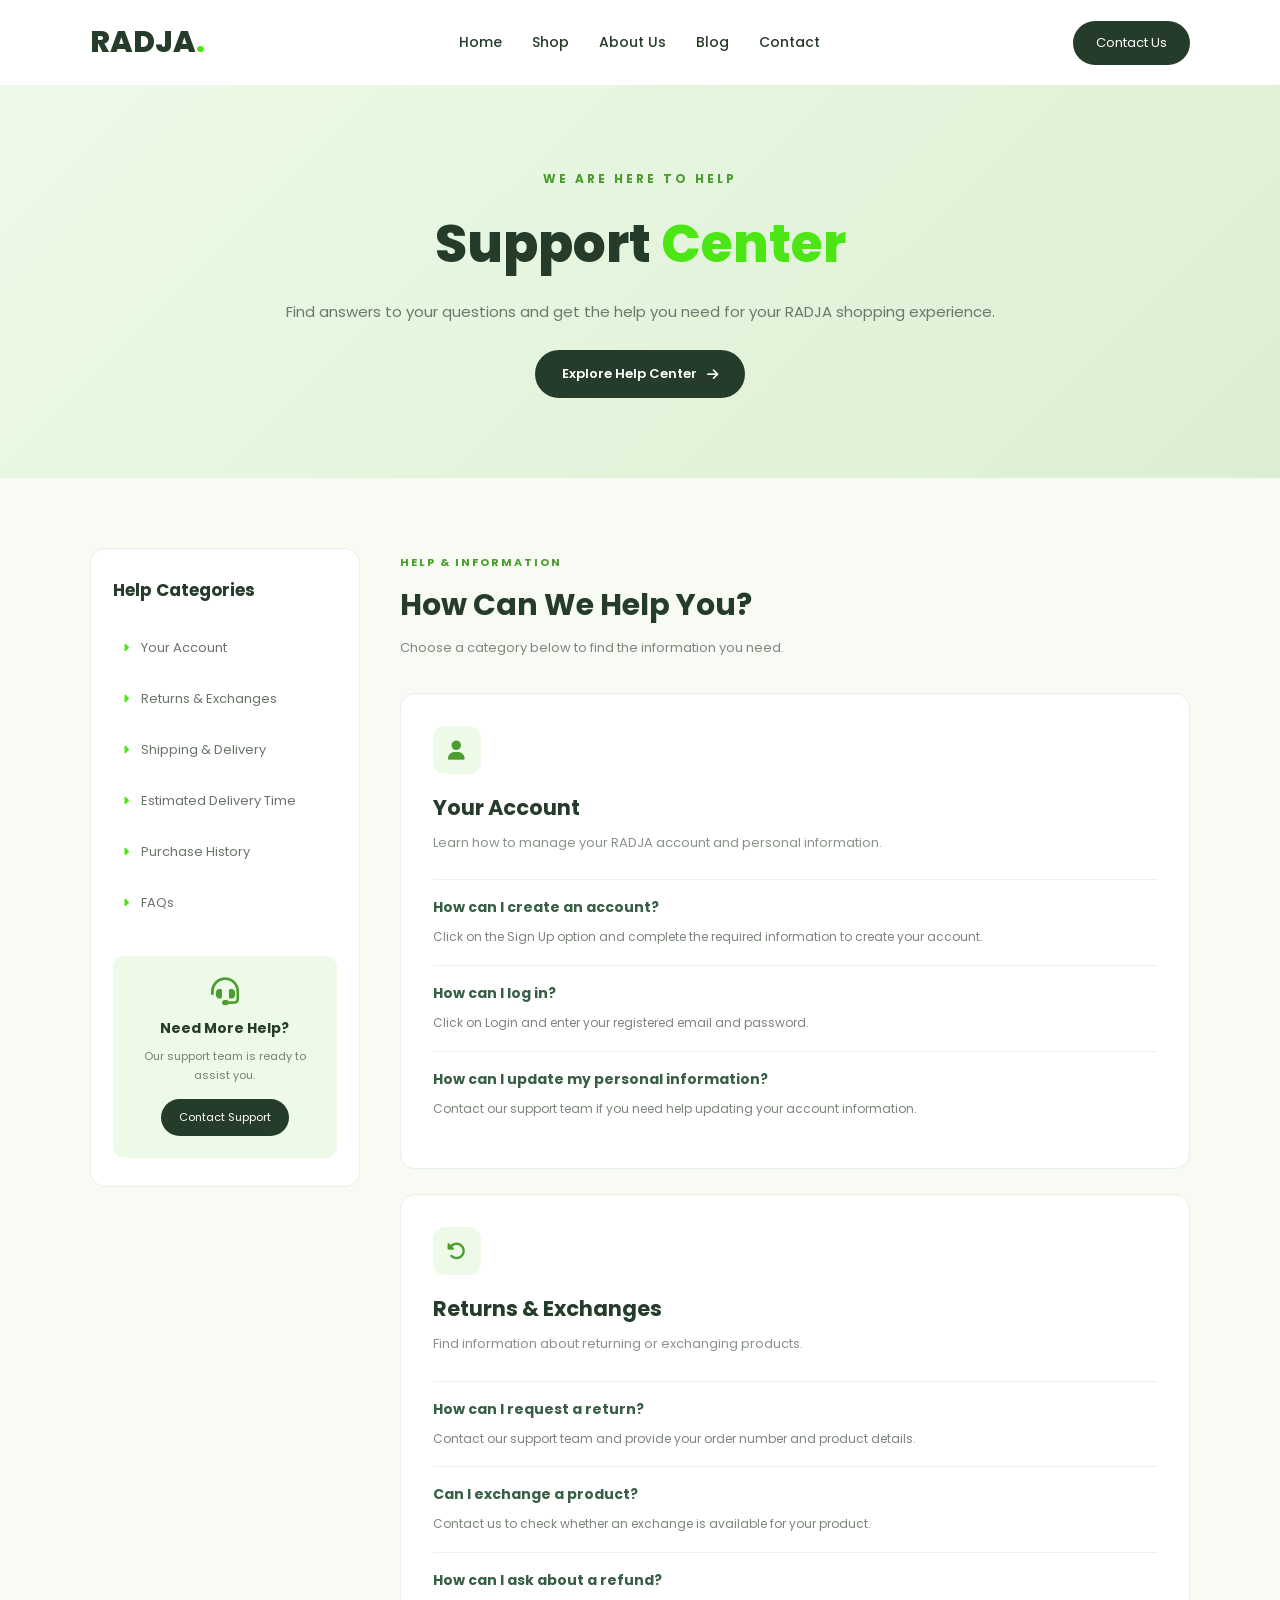
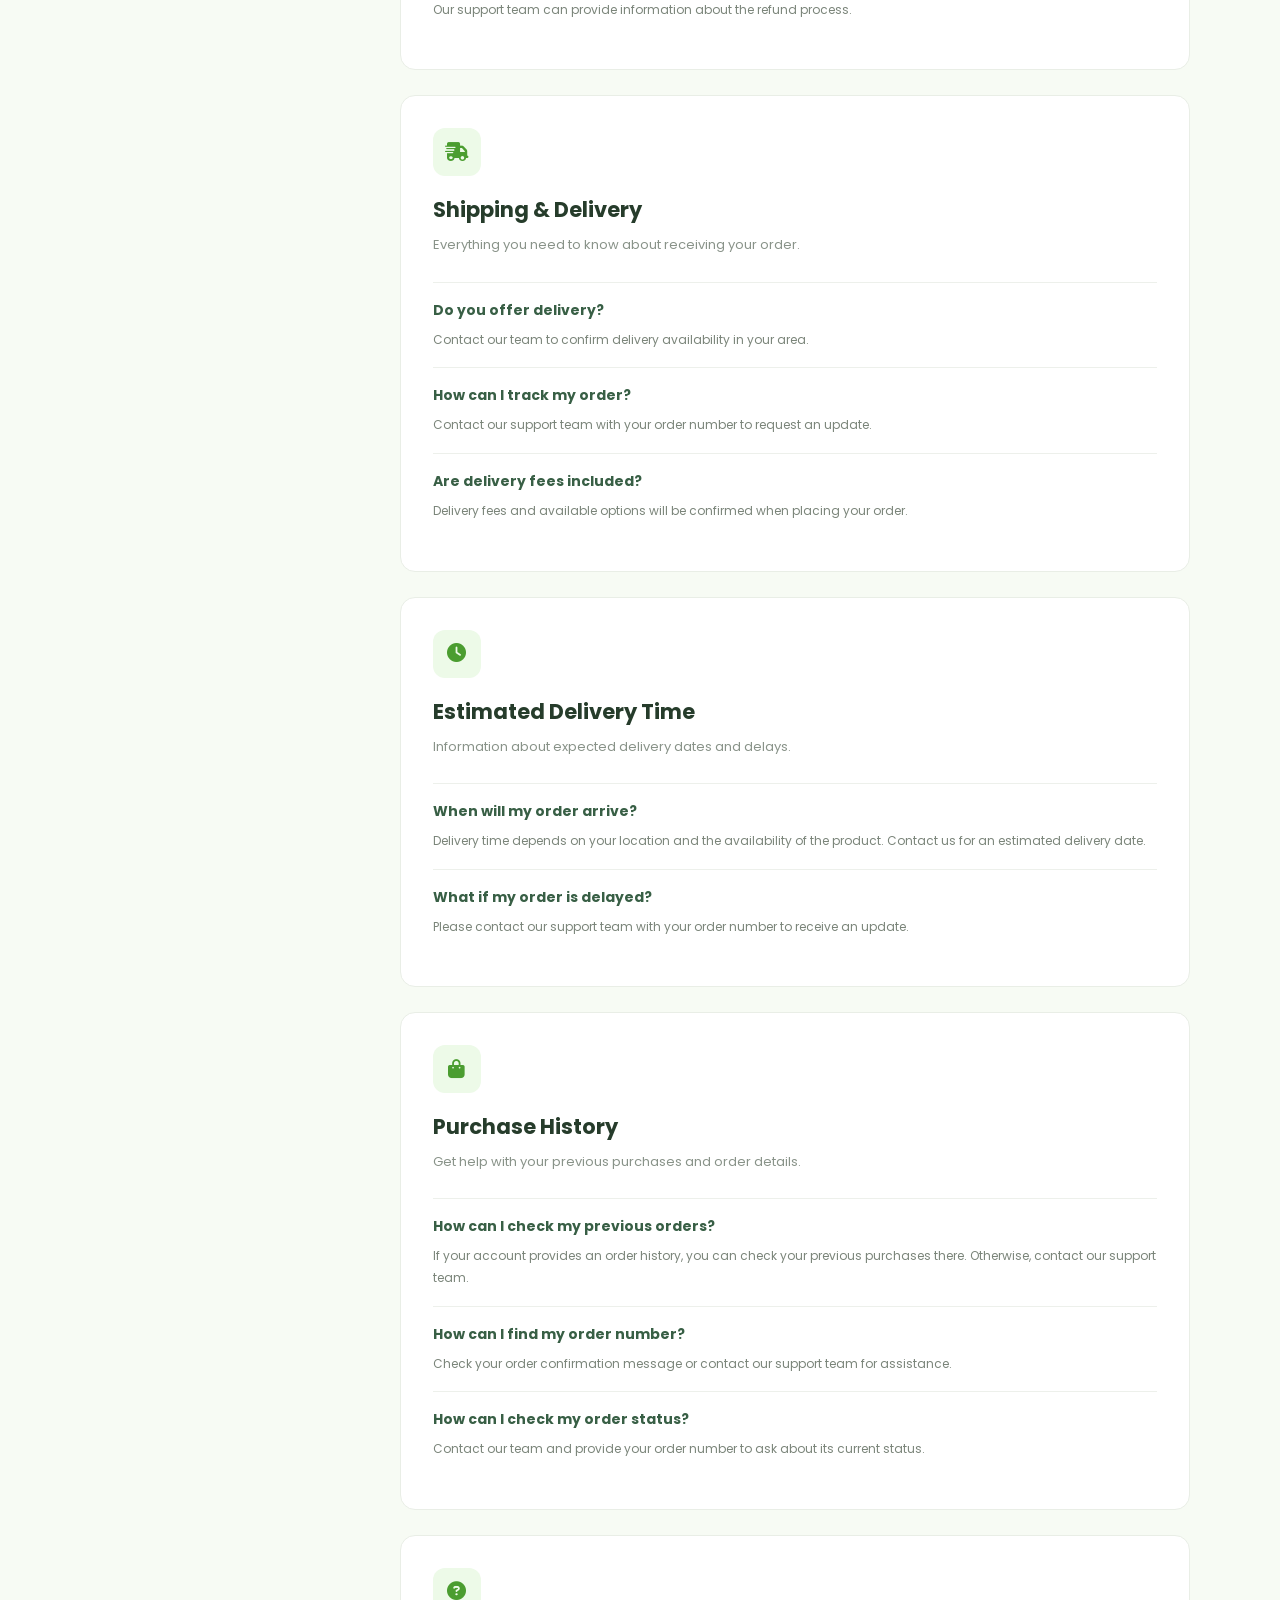
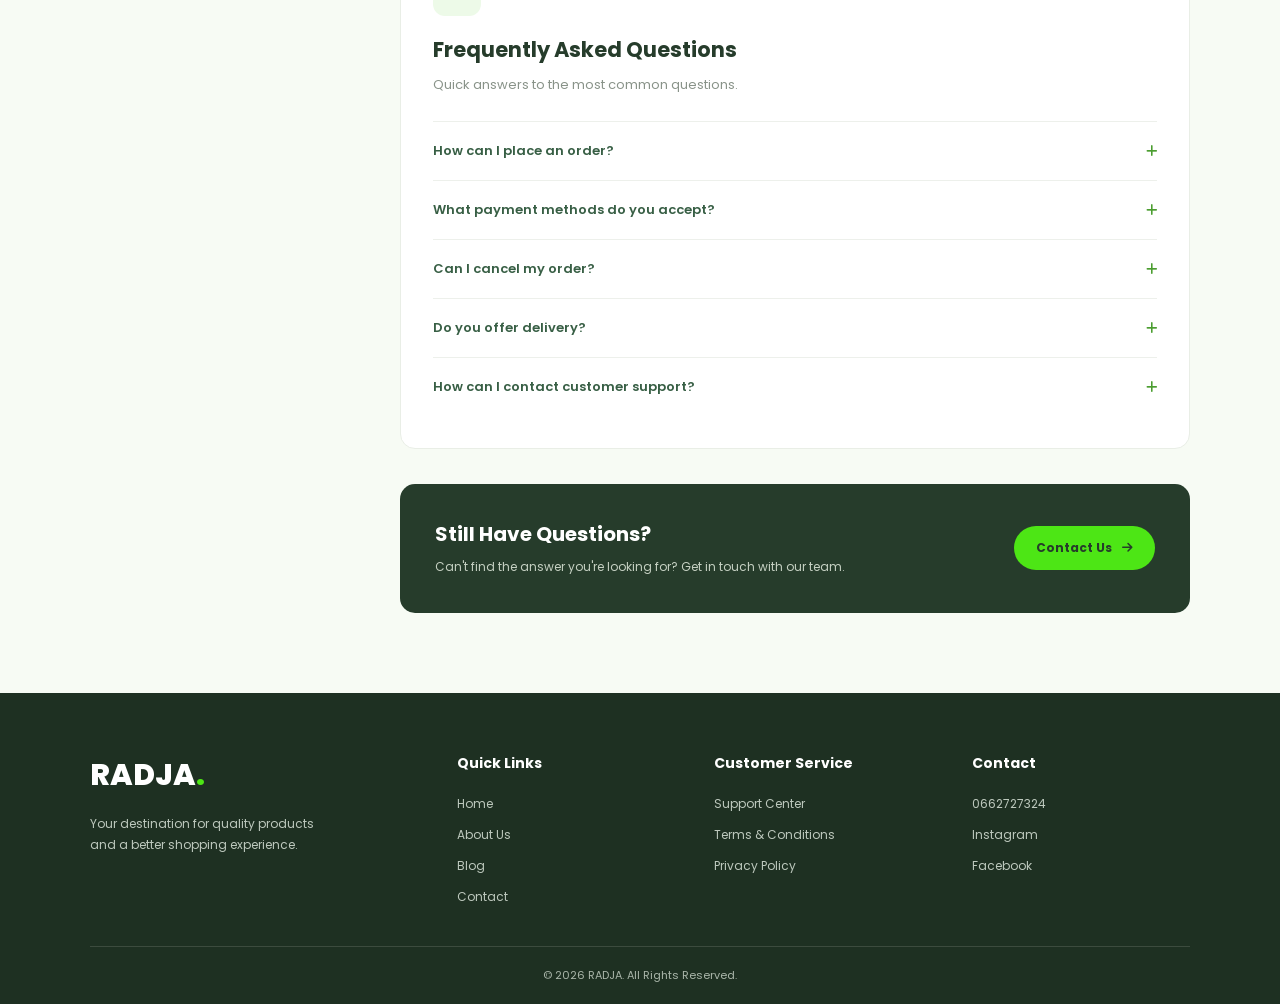
<file: support.html>
<!DOCTYPE html>
<html lang="en">
<head>
    <meta charset="UTF-8">
    <meta name="viewport" content="width=device-width, initial-scale=1.0">
    <title>Support Center | RADJA</title>
    <link rel="stylesheet" href="support.css">
    <link rel="preconnect" href="https://fonts.googleapis.com">
    <link rel="preconnect" href="https://fonts.gstatic.com" crossorigin>
    <link href="https://fonts.googleapis.com/css2?family=Poppins:wght@400;500;600;700;800&display=swap" rel="stylesheet">

    <link rel="stylesheet"
        href="https://cdnjs.cloudflare.com/ajax/libs/font-awesome/6.5.0/css/all.min.css">
</head>

<body>
<header class="header">
    <a href="index.html" class="logo">RADJA<span>.</span></a>

    <nav class="navbar">
        <a href="index.html">Home</a>
        <a href="index.html#shop">Shop</a>
        <a href="about.html">About Us</a>
        <a href="blog.html">Blog</a>
        <a href="contact.html">Contact</a>
    </nav>

    <a href="contact.html" class="header-btn">Contact Us</a>
</header>
<section class="hero">
    <div class="hero-content">
        <span class="small-title">WE ARE HERE TO HELP</span>
        <h1>Support <span>Center</span></h1>
        <p>
            Find answers to your questions and get the help
            you need for your RADJA shopping experience.
        </p>

        <a href="#help-content" class="hero-btn">
            Explore Help Center
            <i class="fa-solid fa-arrow-right"></i>
        </a>
    </div>
</section>
<main class="support-container" id="help-content">
    <aside class="support-sidebar">
        <h3>Help Categories</h3>
        <div class="support-links">
            <a href="#account">
                <i class="fa-solid fa-caret-right"></i>
                Your Account
            </a>
            <a href="#returns">
                <i class="fa-solid fa-caret-right"></i>
                Returns & Exchanges
            </a>
            <a href="#shipping">
                <i class="fa-solid fa-caret-right"></i>
                Shipping & Delivery
            </a>
            <a href="#delivery-time">
                <i class="fa-solid fa-caret-right"></i>
                Estimated Delivery Time
            </a>
            <a href="#history">
                <i class="fa-solid fa-caret-right"></i>
                Purchase History
            </a>
            <a href="#faqs">
                <i class="fa-solid fa-caret-right"></i>
                FAQs
            </a>
        </div>
        <div class="sidebar-contact">
            <i class="fa-solid fa-headset"></i>
            <h4>Need More Help?</h4>
            <p>Our support team is ready to assist you.</p>
            <a href="contact.html">Contact Support</a>
        </div>

    </aside>
    <div class="support-content">
        <div class="section-heading">
            <span>HELP & INFORMATION</span>
            <h2>How Can We Help You?</h2>
            <p>Choose a category below to find the information you need.</p>
        </div>
        <section class="support-section" id="account">
            <div class="section-icon">
                <i class="fa-solid fa-user"></i>
            </div>
            <h2>Your Account</h2>
            <p class="section-description">
                Learn how to manage your RADJA account and personal information.
            </p>
            <div class="info-item">
                <h3>How can I create an account?</h3>
                <p>
                    Click on the Sign Up option and complete the required
                    information to create your account.
                </p>
            </div>
            <div class="info-item">
                <h3>How can I log in?</h3>
                <p>
                    Click on Login and enter your registered email
                    and password.
                </p>
            </div>
            <div class="info-item">
                <h3>How can I update my personal information?</h3>
                <p>
                    Contact our support team if you need help
                    updating your account information.
                </p>
            </div>
        </section>
        <section class="support-section" id="returns">
            <div class="section-icon">
                <i class="fa-solid fa-rotate-left"></i>
            </div>
            <h2>Returns & Exchanges</h2>
            <p class="section-description">
                Find information about returning or exchanging products.
            </p>

            <div class="info-item">
                <h3>How can I request a return?</h3>
                <p>
                    Contact our support team and provide your order
                    number and product details.
                </p>
            </div>
            <div class="info-item">
                <h3>Can I exchange a product?</h3>
                <p>
                    Contact us to check whether an exchange
                    is available for your product.
                </p>
            </div>
            <div class="info-item">
                <h3>How can I ask about a refund?</h3>
                <p>
                    Our support team can provide information
                    about the refund process.
                </p>
            </div>
        </section>
        <section class="support-section" id="shipping">
            <div class="section-icon">
                <i class="fa-solid fa-truck-fast"></i>
            </div>
            <h2>Shipping & Delivery</h2>
            <p class="section-description">
                Everything you need to know about receiving your order.
            </p>
            <div class="info-item">
                <h3>Do you offer delivery?</h3>
                <p>
                    Contact our team to confirm delivery availability
                    in your area.
                </p>
            </div>
            <div class="info-item">
                <h3>How can I track my order?</h3>
                <p>
                    Contact our support team with your order number
                    to request an update.
                </p>
            </div>
            <div class="info-item">
                <h3>Are delivery fees included?</h3>
                <p>
                    Delivery fees and available options will be
                    confirmed when placing your order.
                </p>
            </div>
        </section>
        <section class="support-section" id="delivery-time">
            <div class="section-icon">
                <i class="fa-solid fa-clock"></i>
            </div>
            <h2>Estimated Delivery Time</h2>
            <p class="section-description">
                Information about expected delivery dates and delays.
            </p>
            <div class="info-item">
                <h3>When will my order arrive?</h3>
                <p>
                    Delivery time depends on your location and
                    the availability of the product. Contact us
                    for an estimated delivery date.
                </p>
            </div>
            <div class="info-item">
                <h3>What if my order is delayed?</h3>
                <p>
                    Please contact our support team with your order
                    number to receive an update.
                </p>
            </div>

        </section>
        <section class="support-section" id="history">
            <div class="section-icon">
                <i class="fa-solid fa-bag-shopping"></i>
            </div>
            <h2>Purchase History</h2>
            <p class="section-description">
                Get help with your previous purchases and order details.
            </p>
            <div class="info-item">
                <h3>How can I check my previous orders?</h3>
                <p>
                    If your account provides an order history,
                    you can check your previous purchases there.
                    Otherwise, contact our support team.
                </p>
            </div>
            <div class="info-item">
                <h3>How can I find my order number?</h3>
                <p>
                    Check your order confirmation message or
                    contact our support team for assistance.
                </p>
            </div>
            <div class="info-item">
                <h3>How can I check my order status?</h3>
                <p>
                    Contact our team and provide your order number
                    to ask about its current status.
                </p>
            </div>
        </section>
        <section class="support-section faq-section" id="faqs">
            <div class="section-icon">
                <i class="fa-solid fa-circle-question"></i>
            </div>
            <h2>Frequently Asked Questions</h2>
            <p class="section-description">
                Quick answers to the most common questions.
            </p>
            <div class="faq-item">
                <button class="faq-question">
                    How can I place an order?
                    <i class="fa-solid fa-plus"></i>
                </button>

                <div class="faq-answer">
                    <p>
                        Browse our products, add your favorite items
                        to the cart, then follow the checkout steps.
                    </p>
                </div>
            </div>
            <div class="faq-item">
                <button class="faq-question">
                    What payment methods do you accept?
                    <i class="fa-solid fa-plus"></i>
                </button>
                <div class="faq-answer">
                    <p>
                        Available payment methods will be displayed
                        during the checkout process.
                    </p>
                </div>
            </div>
            <div class="faq-item">
                <button class="faq-question">
                    Can I cancel my order?
                    <i class="fa-solid fa-plus"></i>
                </button>

                <div class="faq-answer">
                    <p>
                        Contact our support team as soon as possible
                        to ask whether your order can be cancelled.
                    </p>
                </div>
            </div>
            <div class="faq-item">
                <button class="faq-question">
                    Do you offer delivery?
                    <i class="fa-solid fa-plus"></i>
                </button>
                <div class="faq-answer">
                    <p>
                        Contact us to confirm delivery availability
                        and fees in your area.
                    </p>
                </div>
            </div>
            <div class="faq-item">
                <button class="faq-question">
                    How can I contact customer support?
                    <i class="fa-solid fa-plus"></i>
                </button>

                <div class="faq-answer">
                    <p>
                        You can visit our Contact page or call us
                        at 0662727324.
                    </p>
                </div>
            </div>
        </section>
        <section class="contact-cta">
            <div>
                <h2>Still Have Questions?</h2>
                <p>
                    Can't find the answer you're looking for?
                    Get in touch with our team.
                </p>
            </div>
            <a href="contact.html">
                Contact Us
                <i class="fa-solid fa-arrow-right"></i>
            </a>
        </section>
    </div>

</main>
<footer class="footer">
    <div class="footer-content">
        <div class="footer-brand">
            <a href="index.html" class="logo">RADJA<span>.</span></a>
            <p>
                Your destination for quality products
                and a better shopping experience.
            </p>
        </div>

        <div class="footer-links">
            <h3>Quick Links</h3>
            <a href="index.html">Home</a>
            <a href="about.html">About Us</a>
            <a href="blog.html">Blog</a>
            <a href="contact.html">Contact</a>
        </div>
        <div class="footer-links">
            <h3>Customer Service</h3>
            <a href="support.html">Support Center</a>
            <a href="terms.html">Terms & Conditions</a>
            <a href="privacy.html">Privacy Policy</a>
        </div>

        <div class="footer-links">
            <h3>Contact</h3>
            <a href="tel:+213662727324">0662727324</a>
            <a href="https://www.instagram.com/coach_radja.fitness/?hl=fr"
               target="_blank">Instagram</a>
            <a href="https://www.facebook.com/?locale=fr_FR"
               target="_blank">Facebook</a>
        </div>
    </div>
    <div class="footer-bottom">
        <p>© 2026 RADJA. All Rights Reserved.</p>
    </div>
</footer>
<script>
    const faqItems = document.querySelectorAll(".faq-item");
    faqItems.forEach((item) => {
        const question = item.querySelector(".faq-question");
        question.addEventListener("click", () => {
            const isActive = item.classList.contains("active");
            faqItems.forEach((faq) => {
                faq.classList.remove("active");
                const icon = faq.querySelector(".faq-question i");
                icon.classList.remove("fa-minus");
                icon.classList.add("fa-plus");
            });

            if (!isActive) {
                item.classList.add("active");
                const icon = question.querySelector("i");
                icon.classList.remove("fa-plus");
                icon.classList.add("fa-minus");
            }

        });

    });
</script>

</body>
</html>
</file>
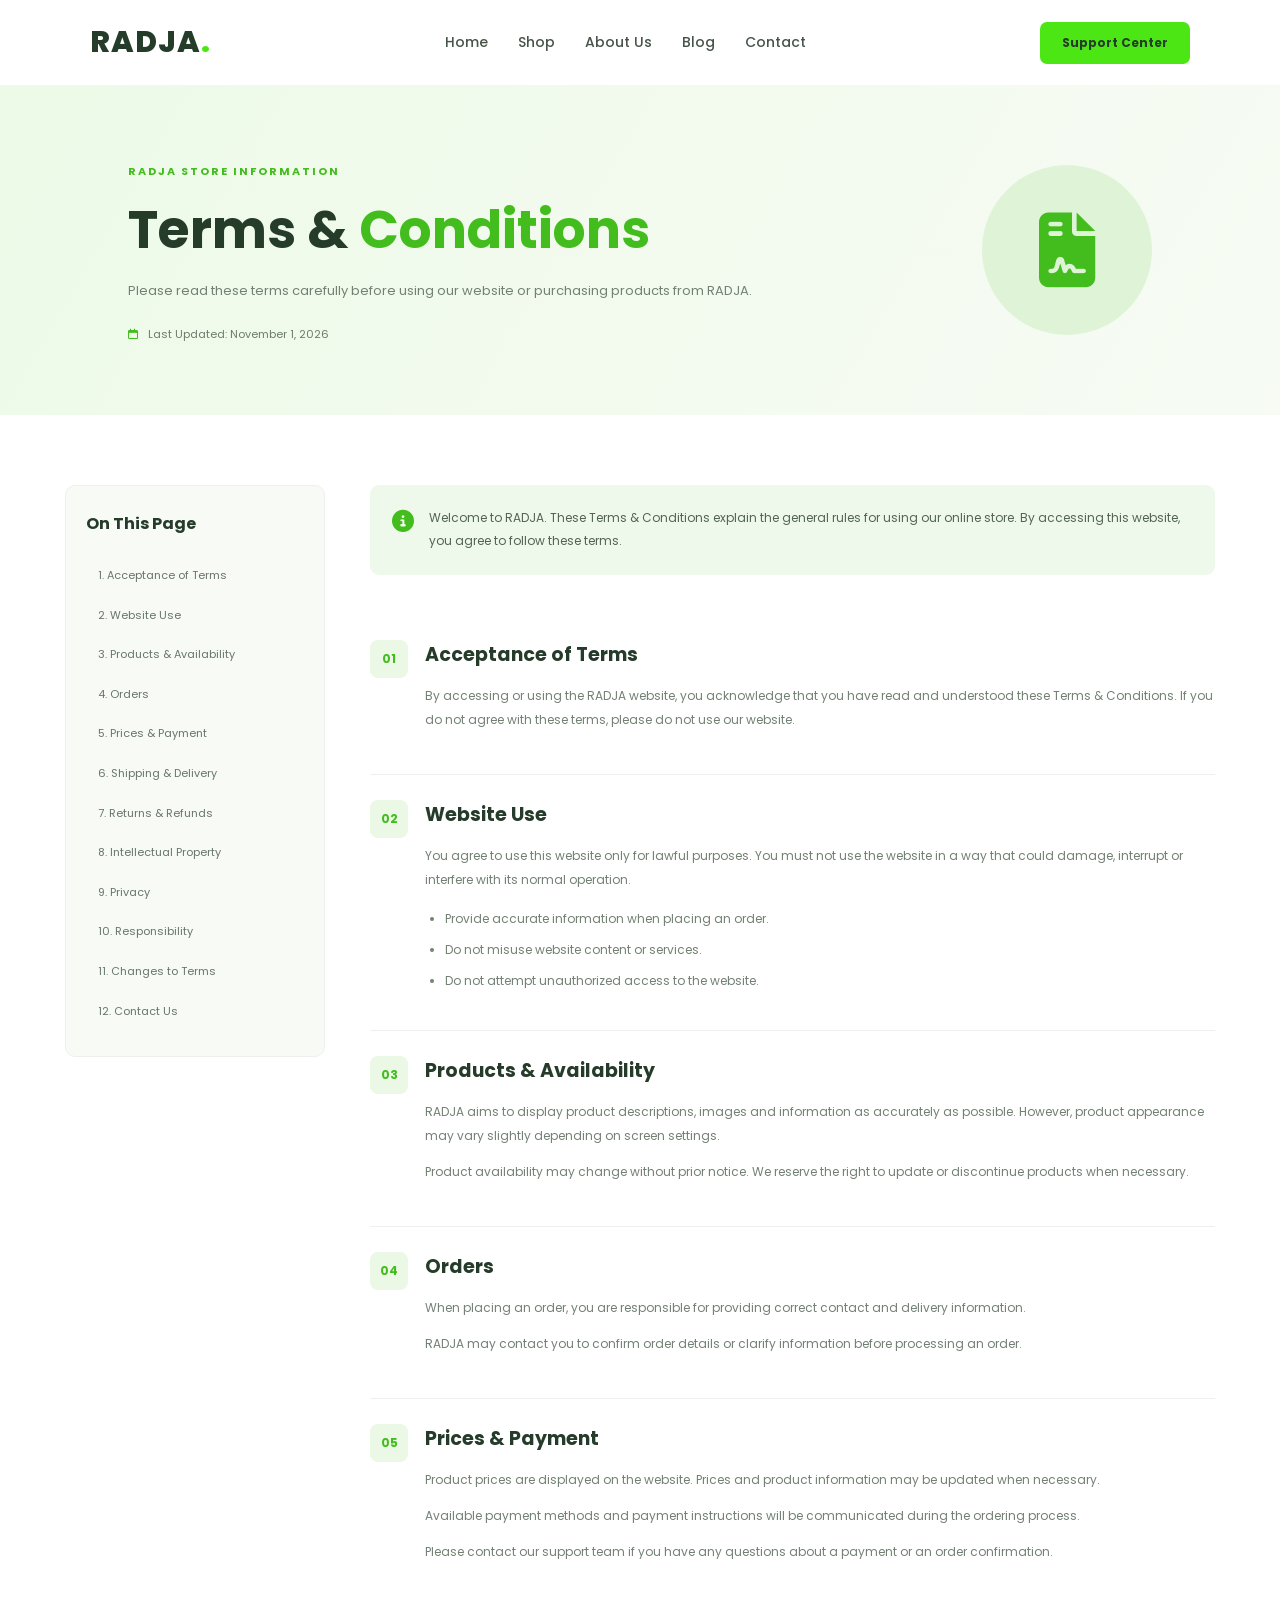
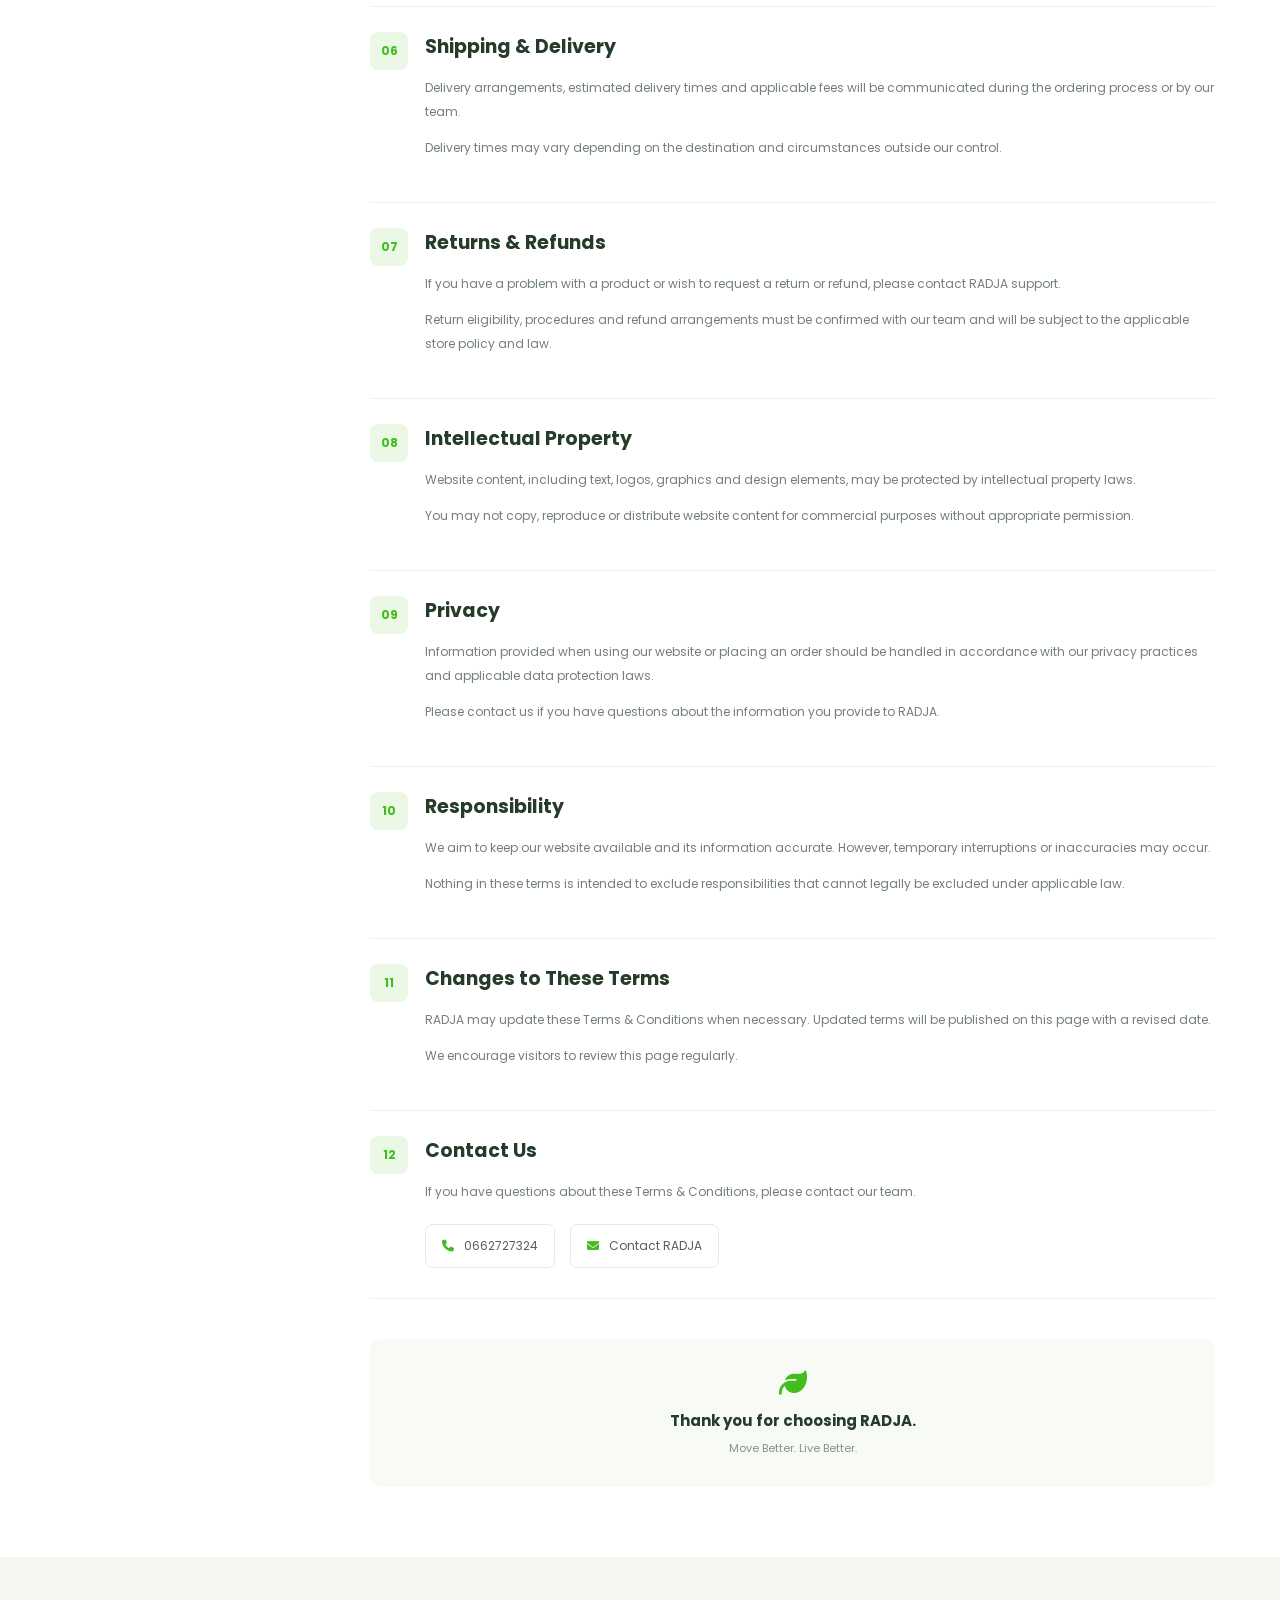
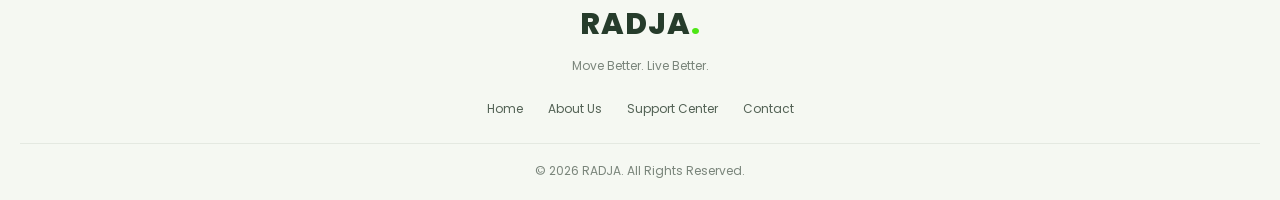
<file: terms.html>
<!DOCTYPE html>
<html lang="en">
<head>
    <meta charset="UTF-8">
    <meta name="viewport" content="width=device-width, initial-scale=1.0">
    <title>RADJA | Terms & Conditions</title>
    <link rel="stylesheet" href="terms.css">
    <link href="https://fonts.googleapis.com/css2?family=Poppins:wght@400;500;600;700;800&display=swap" rel="stylesheet">
    <link rel="stylesheet" href="https://cdnjs.cloudflare.com/ajax/libs/font-awesome/6.5.0/css/all.min.css">
</head>

<body>

<header class="terms-header">
    <a href="index.html" class="logo">RADJA<span>.</span></a>
    <nav>
        <a href="index.html">Home</a>
        <a href="shop.html">Shop</a>
        <a href="about.html">About Us</a>
        <a href="blog.html">Blog</a>
        <a href="contact.html">Contact</a>
    </nav>

    <a href="support.html" class="header-btn">Support Center</a>
</header>
<section class="terms-hero">
    <div class="terms-hero-content">
        <span>RADJA STORE INFORMATION</span>
        <h1>Terms & <span>Conditions</span></h1>

        <p>
            Please read these terms carefully before using our website
            or purchasing products from RADJA.
        </p>

        <div class="updated-date">
            <i class="fa-regular fa-calendar"></i>
            Last Updated: November 1, 2026
        </div>

    </div>
    <div class="terms-hero-icon">
        <i class="fa-solid fa-file-contract"></i>
    </div>

</section>
<main class="terms-container">
    <aside class="terms-sidebar">
        <h3>On This Page</h3>
        <a href="#acceptance">1. Acceptance of Terms</a>
        <a href="#website-use">2. Website Use</a>
        <a href="#products">3. Products & Availability</a>
        <a href="#orders">4. Orders</a>
        <a href="#prices">5. Prices & Payment</a>
        <a href="#shipping">6. Shipping & Delivery</a>
        <a href="#returns">7. Returns & Refunds</a>
        <a href="#intellectual">8. Intellectual Property</a>
        <a href="#privacy">9. Privacy</a>
        <a href="#responsibility">10. Responsibility</a>
        <a href="#changes">11. Changes to Terms</a>
        <a href="#contact">12. Contact Us</a>
    </aside>
    <div class="terms-content">
        <div class="intro-box">
            <i class="fa-solid fa-circle-info"></i>
            <p>
                Welcome to RADJA. These Terms & Conditions explain the
                general rules for using our online store. By accessing
                this website, you agree to follow these terms.
            </p>
        </div>
        <section class="terms-section" id="acceptance">
            <div class="section-number">01</div>
            <h2>Acceptance of Terms</h2>
            <p>
                By accessing or using the RADJA website, you acknowledge
                that you have read and understood these Terms & Conditions.
                If you do not agree with these terms, please do not use
                our website.
            </p>

        </section>
        <section class="terms-section" id="website-use">
            <div class="section-number">02</div>
            <h2>Website Use</h2>
            <p>
                You agree to use this website only for lawful purposes.
                You must not use the website in a way that could damage,
                interrupt or interfere with its normal operation.
            </p>

            <ul>
                <li>Provide accurate information when placing an order.</li>
                <li>Do not misuse website content or services.</li>
                <li>Do not attempt unauthorized access to the website.</li>
            </ul>

        </section>
        <section class="terms-section" id="products">
            <div class="section-number">03</div>
            <h2>Products & Availability</h2>
            <p>
                RADJA aims to display product descriptions, images and
                information as accurately as possible. However, product
                appearance may vary slightly depending on screen settings.
            </p>

            <p>
                Product availability may change without prior notice.
                We reserve the right to update or discontinue products
                when necessary.
            </p>

        </section>
        <section class="terms-section" id="orders">
            <div class="section-number">04</div>
            <h2>Orders</h2>
            <p>
                When placing an order, you are responsible for providing
                correct contact and delivery information.
            </p>

            <p>
                RADJA may contact you to confirm order details or clarify
                information before processing an order.
            </p>

        </section>
        <section class="terms-section" id="prices">
            <div class="section-number">05</div>
            <h2>Prices & Payment</h2>
            <p>
                Product prices are displayed on the website. Prices and
                product information may be updated when necessary.
            </p>
            <p>
                Available payment methods and payment instructions will
                be communicated during the ordering process.
            </p>

            <p>
                Please contact our support team if you have any questions
                about a payment or an order confirmation.
            </p>

        </section>
        <section class="terms-section" id="shipping">
            <div class="section-number">06</div>
            <h2>Shipping & Delivery</h2>
            <p>
                Delivery arrangements, estimated delivery times and
                applicable fees will be communicated during the
                ordering process or by our team.
            </p>
            <p>
                Delivery times may vary depending on the destination
                and circumstances outside our control.
            </p>
        </section>
        <section class="terms-section" id="returns">
            <div class="section-number">07</div>
            <h2>Returns & Refunds</h2>
            <p>
                If you have a problem with a product or wish to request
                a return or refund, please contact RADJA support.
            </p>

            <p>
                Return eligibility, procedures and refund arrangements
                must be confirmed with our team and will be subject
                to the applicable store policy and law.
            </p>
        </section>
        <section class="terms-section" id="intellectual">
            <div class="section-number">08</div>
            <h2>Intellectual Property</h2>
            <p>
                Website content, including text, logos, graphics and
                design elements, may be protected by intellectual
                property laws.
            </p>

            <p>
                You may not copy, reproduce or distribute website
                content for commercial purposes without appropriate
                permission.
            </p>
        </section>
        <section class="terms-section" id="privacy">
            <div class="section-number">09</div>
            <h2>Privacy</h2>
            <p>
                Information provided when using our website or placing
                an order should be handled in accordance with our
                privacy practices and applicable data protection laws.
            </p>

            <p>
                Please contact us if you have questions about the
                information you provide to RADJA.
            </p>

        </section>
        <section class="terms-section" id="responsibility">
            <div class="section-number">10</div>
            <h2>Responsibility</h2>
            <p>
                We aim to keep our website available and its information
                accurate. However, temporary interruptions or
                inaccuracies may occur.
            </p>
            <p>
                Nothing in these terms is intended to exclude
                responsibilities that cannot legally be excluded
                under applicable law.
            </p>
        </section>
        <section class="terms-section" id="changes">
            <div class="section-number">11</div>
            <h2>Changes to These Terms</h2>

            <p>
                RADJA may update these Terms & Conditions when necessary.
                Updated terms will be published on this page with a
                revised date.
            </p>
            <p>
                We encourage visitors to review this page regularly.
            </p>
        </section>
        <section class="terms-section" id="contact">
            <div class="section-number">12</div>
            <h2>Contact Us</h2>

            <p>
                If you have questions about these Terms & Conditions,
                please contact our team.
            </p>

            <div class="terms-contact">
                <div>
                    <i class="fa-solid fa-phone"></i>
                    <span>0662727324</span>
                </div>

                <a href="contact.html">
                    <i class="fa-solid fa-envelope"></i>
                    Contact RADJA
                </a>

            </div>

        </section>
        <div class="terms-end">
            <i class="fa-solid fa-leaf"></i>
            <p>Thank you for choosing RADJA.</p>
            <span>Move Better. Live Better.</span>
        </div>
    </div>
</main>
<footer class="terms-footer">
    <a href="index.html" class="logo">RADJA<span>.</span></a>
    <p>Move Better. Live Better.</p>
    <div class="footer-links">
        <a href="index.html">Home</a>
        <a href="about.html">About Us</a>
        <a href="support.html">Support Center</a>
        <a href="contact.html">Contact</a>
    </div>
    <p class="copyright">
        © 2026 RADJA. All Rights Reserved.
    </p>
</footer>

</body>
</html>
</file>
<file: blog.css>
* {
    margin: 0;
    padding: 0;
    box-sizing: border-box;
}

html {
    scroll-behavior: smooth;
}

body {
    font-family: "Poppins", sans-serif;
    color: #263c2b;
    background: #fff;
}


.blog-header {
    min-height: 85px;
    padding: 15px 7%;
    display: flex;
    align-items: center;
    justify-content: space-between;
    background: #fff;
    box-shadow: 0 3px 15px rgba(0,0,0,0.05);
    position: relative;
    z-index: 10;
}

.logo {
    text-decoration: none;
    font-size: 30px;
    font-weight: 800;
    color: #263c2b;
    letter-spacing: 1px;
}

.logo span {
    color: #4de615;
}

.blog-header nav {
    display: flex;
    align-items: center;
    gap: 30px;
}

.blog-header nav a {
    text-decoration: none;
    color: #465449;
    font-size: 14px;
    font-weight: 500;
    transition: 0.3s;
}

.blog-header nav a:hover,
.blog-header nav a.active {
    color: #43bd1d;
}

.header-btn,
.hero-btn,
.newsletter-btn {
    display: inline-block;
    padding: 12px 25px;
    border-radius: 7px;
    text-decoration: none;
    background: #4de615;
    color: #263c2b;
    font-size: 13px;
    font-weight: 700;
    transition: 0.3s;
}

.header-btn:hover,
.hero-btn:hover,
.newsletter-btn:hover {
    background: #263c2b;
    color: white;
    transform: translateY(-3px);
}


.blog-hero {
    min-height: 430px;
    padding: 80px 8%;
    display: flex;
    align-items: center;
    background: linear-gradient(120deg, #edfae8, #f7fbf4);
}

.hero-content {
    max-width: 720px;
}

.hero-label,
.section-heading span,
.newsletter span {
    color: #43bd1d;
    font-size: 12px;
    font-weight: 700;
    letter-spacing: 3px;
}

.hero-content h1 {
    margin: 18px 0;
    font-size: clamp(36px, 5vw, 58px);
    line-height: 1.2;
    color: #263c2b;
}

.hero-content h1 span {
    color: #43bd1d;
}

.hero-content p {
    max-width: 570px;
    color: #68766a;
    font-size: 15px;
    line-height: 1.9;
    margin-bottom: 28px;
}


.blog-container {
    max-width: 1200px;
    margin: auto;
    padding: 85px 25px;
}

.section-heading {
    text-align: center;
    margin-bottom: 35px;
}

.section-heading h2 {
    font-size: 35px;
    margin: 10px 0;
    color: #263c2b;
}

.section-heading p {
    color: #7a857b;
    font-size: 14px;
}


.search-box {
    max-width: 500px;
    margin: 0 auto 30px;
    height: 52px;
    display: flex;
    align-items: center;
    gap: 12px;
    padding: 0 18px;
    border: 1px solid #e3e9df;
    border-radius: 8px;
    background: #fff;
}

.search-box i {
    color: #43bd1d;
}

.search-box input {
    width: 100%;
    height: 100%;
    border: none;
    outline: none;
    font-family: inherit;
    font-size: 13px;
    color: #263c2b;
}


.categories {
    display: flex;
    justify-content: center;
    align-items: center;
    flex-wrap: wrap;
    gap: 12px;
    margin-bottom: 45px;
}

.category-btn {
    border: 1px solid #e1e9dc;
    background: white;
    color: #647166;
    padding: 10px 20px;
    border-radius: 25px;
    font-family: inherit;
    font-size: 12px;
    font-weight: 600;
    cursor: pointer;
    transition: 0.3s;
}

.category-btn:hover,
.category-btn.active {
    background: #4de615;
    border-color: #4de615;
    color: #263c2b;
}


.articles-grid {
    display: grid;
    grid-template-columns: repeat(3, 1fr);
    gap: 28px;
}

.article-card {
    background: white;
    border: 1px solid #edf0eb;
    border-radius: 12px;
    overflow: hidden;
    transition: 0.3s;
}

.article-card:hover {
    transform: translateY(-7px);
    box-shadow: 0 12px 30px rgba(38,60,43,0.09);
}


.article-image {
    height: 220px;
    position: relative;
    display: flex;
    align-items: center;
    justify-content: center;
    overflow: hidden;
}

.visual-symbol {
    font-size: 95px;
    position: relative;
    z-index: 1;
    filter: drop-shadow(0 8px 8px rgba(0,0,0,0.12));
    transition: 0.4s;
}

.article-card:hover .visual-symbol {
    transform: scale(1.15) rotate(-5deg);
}

.visual-fitness {
    background: linear-gradient(135deg, #d8f2c9, #8ccf70);
}

.visual-sports {
    background: linear-gradient(135deg, #e5edfa, #a8c5ed);
}

.visual-guides {
    background: linear-gradient(135deg, #f8e9d3, #e5bd85);
}

.visual-lifestyle {
    background: linear-gradient(135deg, #e2f3d9, #a8d69b);
}

.visual-workout {
    background: linear-gradient(135deg, #f4e1e8, #dba9bb);
}

.visual-equipment {
    background: linear-gradient(135deg, #e4e2f7, #b6afe6);
}

.article-category {
    position: absolute;
    left: 15px;
    bottom: 15px;
    padding: 7px 13px;
    border-radius: 20px;
    background: white;
    color: #3e9c26;
    font-size: 10px;
    font-weight: 700;
    z-index: 2;
}


.article-content {
    padding: 24px;
}

.article-date {
    color: #8b968c;
    font-size: 11px;
}

.article-content h3 {
    margin: 12px 0;
    color: #263c2b;
    font-size: 17px;
    line-height: 1.6;
}

.article-content p {
    color: #7b867c;
    font-size: 12px;
    line-height: 1.8;
    margin-bottom: 20px;
}

.read-more {
    border: none;
    background: transparent;
    color: #43bd1d;
    font-family: inherit;
    font-size: 12px;
    font-weight: 700;
    cursor: pointer;
}

.read-more i {
    margin-left: 6px;
    transition: 0.3s;
}

.read-more:hover i {
    transform: translateX(5px);
}


.no-results {
    display: none;
    text-align: center;
    padding: 35px;
    color: #7b867c;
}


.newsletter {
    padding: 60px 8%;
    background: #263c2b;
    color: white;
    display: flex;
    align-items: center;
    justify-content: space-between;
    gap: 25px;
}

.newsletter h2 {
    font-size: 28px;
    margin: 12px 0;
}

.newsletter p {
    color: #c4d0c2;
    font-size: 13px;
}

.newsletter-btn {
    background: #4de615;
    white-space: nowrap;
}


.blog-footer {
    padding: 45px 20px 20px;
    text-align: center;
    background: #f5f8f2;
}

.blog-footer > p {
    color: #7a857b;
    font-size: 12px;
    margin-top: 10px;
}

.footer-social {
    display: flex;
    justify-content: center;
    gap: 15px;
    margin: 22px 0;
}

.footer-social a {
    width: 38px;
    height: 38px;
    display: flex;
    justify-content: center;
    align-items: center;
    border-radius: 50%;
    background: #e4f3dd;
    color: #347d25;
    text-decoration: none;
    transition: 0.3s;
}

.footer-social a:hover {
    background: #4de615;
    transform: translateY(-3px);
}

.blog-footer .copyright {
    border-top: 1px solid #e4e9e1;
    padding-top: 18px;
    margin-top: 20px;
}


.article-modal {
    position: fixed;
    inset: 0;
    z-index: 1000;
    background: rgba(0,0,0,0.65);
    display: none;
    align-items: center;
    justify-content: center;
    padding: 20px;
}

.article-modal.show {
    display: flex;
}

.modal-content {
    width: 100%;
    max-width: 650px;
    max-height: 90vh;
    overflow-y: auto;
    background: white;
    border-radius: 14px;
    position: relative;
    animation: modalOpen 0.3s ease;
}

@keyframes modalOpen {
    from {
        opacity: 0;
        transform: translateY(20px);
    }
    to {
        opacity: 1;
        transform: translateY(0);
    }
}

.modal-close {
    position: absolute;
    top: 15px;
    right: 15px;
    z-index: 5;
    width: 38px;
    height: 38px;
    border: none;
    border-radius: 50%;
    background: white;
    color: #263c2b;
    font-size: 18px;
    cursor: pointer;
}

.modal-visual {
    width: 100%;
    height: 250px;
    display: flex;
    align-items: center;
    justify-content: center;
}

.modal-visual span {
    font-size: 100px;
    filter: drop-shadow(0 8px 8px rgba(0,0,0,0.12));
}

.modal-text {
    padding: 30px;
}

.modal-label {
    color: #43bd1d;
    font-size: 11px;
    font-weight: 700;
    letter-spacing: 2px;
}

.modal-text h2 {
    color: #263c2b;
    font-size: 24px;
    margin: 12px 0;
}

.modal-text p {
    color: #758075;
    font-size: 14px;
    line-height: 1.9;
}


@media (max-width: 900px) {
    .blog-header {
        padding: 15px 4%;
    }

    .blog-header nav {
        gap: 15px;
    }

    .articles-grid {
        grid-template-columns: repeat(2, 1fr);
    }
}

@media (max-width: 650px) {
    .blog-header {
        flex-wrap: wrap;
        justify-content: center;
        gap: 15px;
    }

    .blog-header nav {
        width: 100%;
        justify-content: center;
        flex-wrap: wrap;
        gap: 12px;
    }

    .blog-header nav a {
        font-size: 12px;
    }

    .header-btn {
        display: none;
    }

    .blog-hero {
        min-height: 380px;
        padding: 60px 7%;
    }

    .hero-content h1 {
        font-size: 36px;
    }

    .blog-container {
        padding: 60px 18px;
    }

    .articles-grid {
        grid-template-columns: 1fr;
    }

    .section-heading h2 {
        font-size: 28px;
    }

    .newsletter {
        flex-direction: column;
        align-items: flex-start;
        padding: 45px 7%;
    }

    .newsletter h2 {
        font-size: 23px;
    }

    .modal-text {
        padding: 22px;
    }

    .modal-text h2 {
        font-size: 20px;
    }
}
</file>
<file: contact.css>
* {
    margin: 0;
    padding: 0;
    box-sizing: border-box;
}

body {
    font-family: "Poppins", sans-serif;
    color: #263c2b;
    background: #fff;
}

a {
    text-decoration: none;
}

.contact-header {
    min-height: 85px;
    padding: 15px 7%;
    display: flex;
    align-items: center;
    justify-content: space-between;
    background: #fff;
    box-shadow: 0 3px 15px rgba(0,0,0,0.04);
}

.logo {
    font-size: 29px;
    font-weight: 800;
    color: #263c2b;
    letter-spacing: 1px;
}

.logo span {
    color: #4de615;
}

.contact-header nav {
    display: flex;
    align-items: center;
    gap: 32px;
}

.contact-header nav a {
    color: #555;
    font-size: 14px;
    font-weight: 500;
    transition: 0.3s;
}

.contact-header nav a:hover,
.contact-header nav a.active {
    color: #43bd1d;
}

.shop-btn {
    padding: 12px 22px;
    border-radius: 8px;
    background: #4de615;
    color: #172315;
    font-size: 13px;
    font-weight: 600;
    transition: 0.3s;
}

.shop-btn:hover {
    background: #3bc00e;
}

.contact-hero {
    min-height: 300px;
    padding: 65px 9%;
    display: flex;
    align-items: center;
    justify-content: space-between;
    background: #f4f8f0;
}

.hero-text {
    max-width: 620px;
}

.hero-text > span,
.section-label {
    color: #43bd1d;
    font-size: 12px;
    font-weight: 700;
    letter-spacing: 2px;
}

.hero-text h1 {
    margin: 17px 0;
    font-size: clamp(35px, 5vw, 48px);
    line-height: 1.2;
    color: #263c2b;
}

.hero-text h1 span {
    color: #43bd1d;
}

.hero-text p {
    max-width: 500px;
    color: #888;
    font-size: 14px;
    line-height: 1.9;
}

.hero-icon {
    width: 150px;
    height: 150px;
    display: flex;
    align-items: center;
    justify-content: center;
    border-radius: 50%;
    background: #e4f8dc;
    color: #43bd1d;
    font-size: 65px;
}

.contact-section {
    padding: 90px 8%;
    display: grid;
    grid-template-columns: 0.9fr 1.1fr;
    gap: 65px;
    align-items: start;
}

.contact-info h2 {
    margin: 15px 0;
    font-size: 32px;
    color: #263c2b;
}

.info-description {
    margin-bottom: 35px;
    color: #888;
    font-size: 13px;
    line-height: 1.9;
}

.contact-card {
    display: flex;
    align-items: center;
    gap: 17px;
    margin-bottom: 25px;
}

.contact-icon {
    width: 52px;
    height: 52px;
    flex-shrink: 0;
    display: flex;
    align-items: center;
    justify-content: center;
    border-radius: 50%;
    background: #edfae8;
    color: #43bd1d;
    font-size: 19px;
}

.contact-card-text h3 {
    margin-bottom: 5px;
    font-size: 14px;
    color: #263c2b;
}

.contact-card-text a,
.contact-card-text p {
    color: #888;
    font-size: 13px;
}

.contact-card-text a:hover {
    color: #43bd1d;
}

.social-section {
    margin-top: 38px;
}

.social-section h3 {
    margin-bottom: 17px;
    font-size: 15px;
    color: #263c2b;
}

.social-icons {
    display: flex;
    align-items: center;
    gap: 13px;
}

.social-icons a {
    width: 43px;
    height: 43px;
    display: flex;
    align-items: center;
    justify-content: center;
    border-radius: 50%;
    background: #edfae8;
    color: #43bd1d;
    font-size: 17px;
    transition: 0.3s;
}

.social-icons a:hover {
    background: #4de615;
    color: #172315;
    transform: translateY(-4px);
}

.contact-form-box {
    padding: 38px;
    border: 1px solid #edf0e9;
    border-radius: 17px;
    background: #fff;
    box-shadow: 0 12px 35px rgba(0,0,0,0.05);
}

.form-heading h2 {
    margin: 13px 0 8px;
    font-size: 25px;
    color: #263c2b;
}

.form-heading p {
    margin-bottom: 28px;
    color: #888;
    font-size: 12px;
}

.form-row {
    display: grid;
    grid-template-columns: 1fr 1fr;
    gap: 18px;
}

.form-group {
    margin-bottom: 20px;
}

.form-group label {
    display: block;
    margin-bottom: 8px;
    font-size: 13px;
    font-weight: 600;
    color: #35483a;
}

.form-group input,
.form-group textarea {
    width: 100%;
    padding: 14px;
    border: 1px solid #e2e7df;
    border-radius: 8px;
    outline: none;
    font-family: inherit;
    font-size: 12px;
    color: #333;
    transition: 0.3s;
}

.form-group input:focus,
.form-group textarea:focus {
    border-color: #4de615;
    box-shadow: 0 0 0 3px rgba(77,230,21,0.08);
}

.form-group textarea {
    resize: vertical;
    min-height: 130px;
}

.send-btn {
    width: 100%;
    height: 50px;
    display: flex;
    align-items: center;
    justify-content: center;
    gap: 12px;
    border: none;
    border-radius: 8px;
    background: #4de615;
    color: #172315;
    font-family: inherit;
    font-size: 14px;
    font-weight: 700;
    cursor: pointer;
    transition: 0.3s;
}

.send-btn:hover {
    background: #3bc00e;
    transform: translateY(-2px);
}

.form-message {
    margin-top: 12px;
    font-size: 12px;
}

.form-message.error {
    color: #d93025;
}

.contact-footer {
    min-height: 100px;
    padding: 25px 8%;
    display: flex;
    align-items: center;
    justify-content: space-between;
    gap: 20px;
    border-top: 1px solid #edf0e9;
}

.contact-footer p {
    color: #888;
    font-size: 12px;
}

.contact-footer > a:last-child {
    color: #43bd1d;
    font-size: 13px;
    font-weight: 600;
}

@media (max-width: 850px) {

    .contact-header {
        padding: 18px 5%;
    }

    .contact-header nav {
        gap: 15px;
    }

    .contact-section {
        padding: 60px 5%;
        gap: 35px;
    }

}

@media (max-width: 650px) {

    .contact-header {
        flex-wrap: wrap;
        justify-content: center;
        gap: 18px;
    }

    .contact-header nav {
        width: 100%;
        justify-content: center;
        flex-wrap: wrap;
        gap: 18px;
    }

    .shop-btn {
        display: none;
    }

    .contact-hero {
        text-align: center;
        justify-content: center;
    }

    .hero-icon {
        display: none;
    }

    .contact-section {
        grid-template-columns: 1fr;
    }

    .contact-form-box {
        padding: 25px 20px;
    }

    .form-row {
        grid-template-columns: 1fr;
        gap: 0;
    }

    .contact-footer {
        flex-direction: column;
        text-align: center;
    }

}
</file>
<file: login.css>
@import url('https://fonts.googleapis.com/css2?family=Poppins:wght@400;500;600;700&display=swap');

* {
    margin: 0;
    padding: 0;
    box-sizing: border-box;
}

body {
    min-height: 100vh;
    display: flex;
    align-items: center;
    justify-content: center;
    padding: 25px;
    font-family: "Poppins", sans-serif;
    background: #f5f7f2;
    overflow-x: hidden;
}


.circle {
    width: 100%;
    max-width: 460px;
    padding: 55px 45px;
    background: #ffffff;
    border-radius: 25px;
    border: 1px solid #e8ece5;
    box-shadow: 0 15px 45px rgba(0, 0, 0, 0.09);
    position: relative;
    overflow: hidden;
}

.circle::before {
    content: "";
    position: absolute;
    width: 180px;
    height: 180px;
    border-radius: 50%;
    background: #4de615;
    opacity: 0.08;
    top: -90px;
    right: -70px;
}


.login {
    width: 100%;
    position: relative;
    z-index: 1;
}

.login h1 {
    text-align: center;
    font-size: 30px;
    font-weight: 700;
    color: #222;
    margin-bottom: 8px;
}

.subtitle {
    text-align: center;
    color: #888;
    font-size: 14px;
    margin-bottom: 35px;
}


.field {
    width: 100%;
    height: 55px;
    display: flex;
    align-items: center;
    gap: 13px;
    padding: 0 16px;
    margin-bottom: 20px;
    border: 1px solid #dedede;
    border-radius: 10px;
    background: #fff;
    transition: 0.3s;
}

.field:focus-within {
    border-color: #4de615;
    box-shadow: 0 0 0 3px rgba(77, 230, 21, 0.10);
}

.field svg {
    width: 20px;
    height: 20px;
    fill: #999;
    flex-shrink: 0;
}

.field input {
    width: 100%;
    height: 100%;
    border: none;
    outline: none;
    background: transparent;
    font-family: inherit;
    font-size: 14px;
    color: #333;
}

.field input::placeholder {
    color: #aaa;
}


.field.error {
    border-color: #e74c3c;
    background: #fffafa;
}


.options {
    display: flex;
    align-items: center;
    justify-content: space-between;
    gap: 10px;
    margin: 5px 0 28px;
    font-size: 12px;
}

.remember {
    display: flex;
    align-items: center;
    gap: 9px;
    color: #666;
    cursor: pointer;
}

.remember input {
    accent-color: #4de615;
}

.options a {
    color: #399d12;
    text-decoration: none;
    font-weight: 500;
}

.options a:hover,
.signup a:hover {
    text-decoration: underline;
}


.login button {
    width: 100%;
    height: 52px;
    border: none;
    border-radius: 10px;
    background: #4de615;
    color: #111;
    font-family: inherit;
    font-size: 15px;
    font-weight: 700;
    letter-spacing: 1px;
    cursor: pointer;
    transition: 0.3s;
}

.login button:hover {
    background: #3bc00e;
    transform: translateY(-2px);
    box-shadow: 0 7px 18px rgba(77, 230, 21, 0.22);
}


.message {
    min-height: 20px;
    margin-top: 15px;
    text-align: center;
    font-size: 12px;
    color: #e74c3c;
}

.message.ok {
    color: #399d12;
}


.signup {
    margin-top: 18px;
    text-align: center;
    font-size: 13px;
    color: #888;
}

.signup a {
    color: #399d12;
    font-weight: 600;
    text-decoration: none;
    margin-left: 4px;
}


.back-home {
    display: block;
    width: fit-content;
    margin: 25px auto 0;
    color: #777;
    font-size: 12px;
    text-decoration: none;
    transition: 0.3s;
}

.back-home:hover {
    color: #399d12;
}


@media (max-width: 480px) {

    body {
        padding: 15px;
    }

    .circle {
        padding: 40px 23px;
    }

    .login h1 {
        font-size: 25px;
    }

    .options {
        font-size: 11px;
    }

}
</file>
<file: privacy.css>
* {
    margin: 0;
    padding: 0;
    box-sizing: border-box;
}

html {
    scroll-behavior: smooth;
    scroll-padding-top: 30px;
}

body {
    font-family: "Poppins", sans-serif;
    color: #263c2b;
    background: #fff;
}

.privacy-header {
    min-height: 85px;
    padding: 15px 7%;
    display: flex;
    align-items: center;
    justify-content: space-between;
    background: white;
    box-shadow: 0 3px 15px rgba(0,0,0,0.05);
}

.logo {
    text-decoration: none;
    font-size: 30px;
    font-weight: 800;
    color: #263c2b;
    letter-spacing: 1px;
}

.logo span {
    color: #4de615;
}

.privacy-header nav {
    display: flex;
    align-items: center;
    gap: 30px;
}

.privacy-header nav a {
    text-decoration: none;
    color: #465449;
    font-size: 14px;
    font-weight: 500;
    transition: 0.3s;
}

.privacy-header nav a:hover {
    color: #43bd1d;
}

.header-btn {
    padding: 12px 22px;
    border-radius: 7px;
    text-decoration: none;
    background: #4de615;
    color: #263c2b;
    font-size: 12px;
    font-weight: 700;
    transition: 0.3s;
}

.header-btn:hover {
    background: #263c2b;
    color: white;
}

.privacy-hero {
    min-height: 330px;
    padding: 65px 10%;
    display: flex;
    align-items: center;
    justify-content: space-between;
    gap: 30px;
    background: linear-gradient(120deg, #edfae8, #f7fbf4);
}

.privacy-hero-content {
    max-width: 700px;
}

.privacy-hero-content > span {
    color: #43bd1d;
    font-size: 11px;
    font-weight: 700;
    letter-spacing: 2px;
}

.privacy-hero h1 {
    font-size: clamp(35px, 5vw, 52px);
    line-height: 1.2;
    margin: 17px 0;
}

.privacy-hero h1 span {
    color: #43bd1d;
}

.privacy-hero-content p {
    color: #738074;
    font-size: 13px;
    line-height: 1.9;
}

.updated-date {
    margin-top: 22px;
    color: #6d7b6e;
    font-size: 11px;
}

.updated-date i {
    color: #43bd1d;
    margin-right: 7px;
}

.privacy-hero-icon {
    width: 170px;
    height: 170px;
    border-radius: 50%;
    background: #dff4d7;
    display: flex;
    justify-content: center;
    align-items: center;
    flex-shrink: 0;
}

.privacy-hero-icon i {
    color: #43bd1d;
    font-size: 75px;
}

.privacy-container {
    max-width: 1200px;
    margin: 70px auto;
    padding: 0 25px;
    display: grid;
    grid-template-columns: 260px 1fr;
    gap: 45px;
    align-items: start;
}

.privacy-sidebar {
    padding: 25px 20px;
    background: #f7faf5;
    border: 1px solid #edf0eb;
    border-radius: 10px;
    position: sticky;
    top: 25px;
}

.privacy-sidebar h3 {
    font-size: 16px;
    margin-bottom: 20px;
}

.privacy-sidebar a {
    display: block;
    text-decoration: none;
    color: #68766a;
    font-size: 11px;
    line-height: 1.6;
    padding: 11px 10px;
    border-radius: 5px;
    border-left: 2px solid transparent;
    transition: 0.3s;
}

.privacy-sidebar a:hover {
    color: #348c20;
    background: #eaf7e5;
    border-left-color: #4de615;
}

.privacy-content {
    min-width: 0;
}

.privacy-intro {
    display: flex;
    align-items: flex-start;
    gap: 15px;
    padding: 22px;
    border-radius: 9px;
    background: #eff9eb;
    margin-bottom: 40px;
}

.privacy-intro i {
    color: #43bd1d;
    font-size: 22px;
    margin-top: 3px;
}

.privacy-intro p {
    color: #536455;
    font-size: 12px;
    line-height: 1.9;
}

.privacy-section {
    position: relative;
    padding: 25px 0 30px 55px;
    border-bottom: 1px solid #edf0eb;
    scroll-margin-top: 25px;
}

.section-number {
    position: absolute;
    left: 0;
    top: 25px;
    width: 38px;
    height: 38px;
    display: flex;
    justify-content: center;
    align-items: center;
    border-radius: 8px;
    background: #eaf8e5;
    color: #43bd1d;
    font-size: 12px;
    font-weight: 700;
}

.privacy-section h2 {
    color: #263c2b;
    font-size: 19px;
    margin-bottom: 15px;
}

.privacy-section p {
    color: #738074;
    font-size: 12px;
    line-height: 2;
    margin-bottom: 12px;
}

.privacy-section ul {
    padding-left: 20px;
    margin-top: 15px;
}

.privacy-section li {
    color: #738074;
    font-size: 12px;
    line-height: 2;
    margin-bottom: 7px;
}

.privacy-contact {
    display: flex;
    flex-wrap: wrap;
    gap: 15px;
    margin-top: 20px;
}

.privacy-contact div,
.privacy-contact a {
    display: flex;
    align-items: center;
    gap: 10px;
    padding: 12px 16px;
    border: 1px solid #e5ece1;
    border-radius: 7px;
    text-decoration: none;
    color: #526254;
    font-size: 12px;
}

.privacy-contact i {
    color: #43bd1d;
}

.privacy-contact a:hover {
    background: #eaf8e5;
}

.privacy-end {
    margin-top: 40px;
    padding: 35px 20px;
    text-align: center;
    background: #f7faf5;
    border-radius: 10px;
}

.privacy-end i {
    font-size: 32px;
    color: #43bd1d;
    margin-bottom: 15px;
}

.privacy-end h3 {
    color: #263c2b;
    font-size: 17px;
}

.privacy-end p {
    color: #879287;
    font-size: 12px;
    margin-top: 8px;
}

.privacy-footer {
    padding: 45px 20px 20px;
    text-align: center;
    background: #f5f8f2;
}

.privacy-footer > p {
    color: #7a857b;
    font-size: 12px;
    margin-top: 10px;
}

.footer-links {
    display: flex;
    justify-content: center;
    flex-wrap: wrap;
    gap: 25px;
    margin: 25px 0;
}

.footer-links a {
    text-decoration: none;
    color: #536255;
    font-size: 12px;
}

.footer-links a:hover {
    color: #43bd1d;
}

.privacy-footer .copyright {
    border-top: 1px solid #e4e9e1;
    padding-top: 18px;
    margin-top: 20px;
}

@media (max-width: 900px) {

    .privacy-header {
        padding: 15px 4%;
    }

    .privacy-header nav {
        gap: 14px;
    }

    .privacy-container {
        grid-template-columns: 210px 1fr;
        gap: 25px;
    }

}

@media (max-width: 650px) {

    .privacy-header {
        flex-wrap: wrap;
        justify-content: center;
        gap: 15px;
    }

    .privacy-header nav {
        width: 100%;
        justify-content: center;
        flex-wrap: wrap;
        gap: 12px;
    }

    .privacy-header nav a {
        font-size: 11px;
    }

    .header-btn {
        display: none;
    }

    .privacy-hero {
        flex-direction: column;
        text-align: center;
        padding: 50px 7%;
    }

    .privacy-hero-icon {
        width: 120px;
        height: 120px;
    }

    .privacy-hero-icon i {
        font-size: 55px;
    }

    .privacy-container {
        display: flex;
        flex-direction: column;
        margin: 45px auto;
        gap: 30px;
    }

    .privacy-sidebar {
        position: static;
        width: 100%;
    }

    .privacy-sidebar a {
        display: inline-block;
        margin: 3px;
    }

    .privacy-section {
        padding-left: 48px;
    }

    .privacy-section h2 {
        font-size: 17px;
    }

    .privacy-contact {
        flex-direction: column;
    }

}
</file>
<file: signup.css>
* {
    margin: 0;
    padding: 0;
    box-sizing: border-box;
}

body {
    font-family: "Inter", sans-serif;
    background: #F3F3F3;
    color: #121416;
    min-height: 100vh;
}

.page-container {
    min-height: 100vh;
    display: flex;
    justify-content: center;
    align-items: center;
    padding: 35px 20px;
}

.login-card {
    width: 100%;
    max-width: 460px;
    background: #fff;
    padding: 40px;
    border-radius: 12px;
    box-shadow: 0 8px 35px rgba(0, 0, 0, 0.06);
}

.logo {
    text-align: center;
    font-size: 28px;
    font-weight: 800;
    margin-bottom: 25px;
    letter-spacing: -1.5px;
}

.logo span {
    color: #4de615;
}

h1 {
    text-align: center;
    font-size: 28px;
    font-weight: 800;
    margin-bottom: 9px;
}

.subtitle {
    text-align: center;
    color: #777;
    font-size: 14px;
    margin-bottom: 28px;
}

.input-group {
    margin-bottom: 17px;
}

.input-group label {
    display: block;
    font-size: 13px;
    font-weight: 600;
    margin-bottom: 8px;
}

.input-group input {
    width: 100%;
    height: 48px;
    padding: 0 14px;
    border: 1px solid #e5e5e5;
    border-radius: 6px;
    outline: none;
    font-family: "DM Sans", sans-serif;
    font-size: 14px;
    background: #fff;
    transition: 0.3s;
}

.input-group input:focus {
    border-color: #4de615;
    box-shadow: 0 0 0 3px rgba(77, 230, 21, 0.12);
}

.input-group input::placeholder {
    color: #aaa;
}

.remember {
    display: flex;
    align-items: center;
    gap: 9px;
    font-size: 12px;
    color: #555;
    margin: 8px 0 22px;
    cursor: pointer;
}

.remember input {
    accent-color: #4de615;
    width: 15px;
    height: 15px;
}

.login-button {
    width: 100%;
    height: 49px;
    border: none;
    border-radius: 6px;
    background: #4de615;
    color: #121416;
    font-size: 14px;
    font-weight: 700;
    cursor: pointer;
    transition: 0.3s;
}

.login-button:hover {
    background: #3dc20d;
    transform: translateY(-2px);
}

#message {
    text-align: center;
    font-size: 13px;
    margin-top: 15px;
}

#message.error {
    color: #dc3545;
}

#message.success {
    color: #269b16;
}

.signup-text {
    text-align: center;
    margin-top: 25px;
    font-size: 13px;
    color: #777;
}

.signup-text a {
    color: #121416;
    font-weight: 700;
    text-decoration: none;
}

.signup-text a:hover {
    color: #3dc20d;
}

@media (max-width: 480px) {
    .login-card {
        padding: 30px 22px;
    }

    h1 {
        font-size: 24px;
    }
}
</file>
<file: support.css>
@import url('https://fonts.googleapis.com/css2?family=Poppins:wght@400;500;600;700;800&display=swap');

* {
    margin: 0;
    padding: 0;
    box-sizing: border-box;
}

html {
    scroll-behavior: smooth;
}

body {
    font-family: "Poppins", sans-serif;
    background: #f7fbf4;
    color: #263c2b;
}

.header {
    width: 100%;
    min-height: 85px;
    padding: 15px 7%;
    display: flex;
    align-items: center;
    justify-content: space-between;
    background: #fff;
    box-shadow: 0 2px 15px rgba(0, 0, 0, 0.04);
}

.logo {
    text-decoration: none;
    font-size: 30px;
    font-weight: 800;
    color: #263c2b;
}

.logo span {
    color: #4de615;
}

.navbar {
    display: flex;
    align-items: center;
    gap: 30px;
}

.navbar a {
    text-decoration: none;
    color: #263c2b;
    font-size: 14px;
    font-weight: 500;
    transition: 0.3s;
}

.navbar a:hover {
    color: #4de615;
}

.header-btn {
    text-decoration: none;
    background: #263c2b;
    color: #fff;
    padding: 12px 23px;
    border-radius: 30px;
    font-size: 13px;
    transition: 0.3s;
}

.header-btn:hover {
    background: #4de615;
    color: #263c2b;
}

.hero {
    min-height: 350px;
    padding: 80px 7%;
    display: flex;
    align-items: center;
    justify-content: center;
    text-align: center;
    background: linear-gradient(135deg, #edfae8, #dcefd2);
}

.hero-content {
    max-width: 750px;
}

.small-title {
    color: #4b9d30;
    font-size: 12px;
    font-weight: 700;
    letter-spacing: 3px;
}

.hero h1 {
    font-size: 52px;
    font-weight: 800;
    margin: 15px 0;
    color: #263c2b;
}

.hero h1 span {
    color: #4de615;
}

.hero p {
    color: #6b786b;
    font-size: 15px;
    line-height: 1.8;
    margin-bottom: 25px;
}

.hero-btn {
    display: inline-flex;
    align-items: center;
    gap: 10px;
    padding: 14px 27px;
    background: #263c2b;
    color: #fff;
    text-decoration: none;
    border-radius: 30px;
    font-size: 13px;
    font-weight: 600;
    transition: 0.3s;
}

.hero-btn:hover {
    background: #4de615;
    color: #263c2b;
}

.support-container {
    width: 86%;
    max-width: 1250px;
    margin: 70px auto;
    display: grid;
    grid-template-columns: 270px 1fr;
    gap: 40px;
    align-items: start;
}


.support-sidebar {
    background: #fff;
    padding: 28px 22px;
    border-radius: 15px;
    border: 1px solid #e9eee6;
    position: sticky;
    top: 25px;
}

.support-sidebar h3 {
    font-size: 17px;
    margin-bottom: 22px;
    color: #263c2b;
}

.support-links {
    display: flex;
    flex-direction: column;
    gap: 5px;
}

.support-links a {
    display: flex;
    align-items: center;
    gap: 12px;
    padding: 13px 10px;
    color: #697469;
    font-size: 13px;
    text-decoration: none;
    border-radius: 8px;
    transition: 0.3s;
}

.support-links a i {
    color: #4de615;
    font-size: 12px;
}

.support-links a:hover {
    background: #edfae8;
    color: #263c2b;
    padding-left: 16px;
}

.sidebar-contact {
    margin-top: 30px;
    padding: 22px 15px;
    text-align: center;
    border-radius: 12px;
    background: #edfae8;
}

.sidebar-contact > i {
    font-size: 28px;
    color: #4b9d30;
    margin-bottom: 12px;
}

.sidebar-contact h4 {
    font-size: 14px;
    margin-bottom: 8px;
}

.sidebar-contact p {
    font-size: 11px;
    line-height: 1.7;
    color: #758075;
    margin-bottom: 15px;
}

.sidebar-contact a {
    display: inline-block;
    text-decoration: none;
    background: #263c2b;
    color: #fff;
    font-size: 11px;
    padding: 10px 18px;
    border-radius: 20px;
    transition: 0.3s;
}

.sidebar-contact a:hover {
    background: #4de615;
    color: #263c2b;
}


.section-heading {
    margin-bottom: 35px;
}

.section-heading span {
    color: #4b9d30;
    font-size: 11px;
    font-weight: 700;
    letter-spacing: 2px;
}

.section-heading h2 {
    font-size: 30px;
    margin: 10px 0;
    color: #263c2b;
}

.section-heading p {
    font-size: 13px;
    color: #7c887b;
}

.support-section {
    background: #fff;
    padding: 32px;
    margin-bottom: 25px;
    border-radius: 15px;
    border: 1px solid #e9eee6;
    scroll-margin-top: 30px;
    transition: 0.3s;
}

.support-section:hover {
    border-color: #c9e9bd;
}

.section-icon {
    width: 48px;
    height: 48px;
    display: flex;
    align-items: center;
    justify-content: center;
    background: #edfae8;
    color: #4b9d30;
    border-radius: 12px;
    font-size: 19px;
    margin-bottom: 18px;
}

.support-section h2 {
    font-size: 21px;
    color: #263c2b;
    margin-bottom: 8px;
}

.section-description {
    font-size: 13px;
    color: #899389;
    line-height: 1.8;
    margin-bottom: 25px;
}

.info-item {
    padding: 17px 0;
    border-top: 1px solid #edf0eb;
}

.info-item h3 {
    font-size: 14px;
    color: #385f45;
    margin-bottom: 8px;
}

.info-item p {
    font-size: 12px;
    line-height: 1.8;
    color: #7b857a;
}


.faq-item {
    border-top: 1px solid #edf0eb;
}

.faq-question {
    width: 100%;
    border: none;
    background: transparent;
    display: flex;
    align-items: center;
    justify-content: space-between;
    gap: 15px;
    padding: 19px 0;
    text-align: left;
    color: #385f45;
    font-family: inherit;
    font-size: 13px;
    font-weight: 600;
    cursor: pointer;
}

.faq-question i {
    color: #4b9d30;
    font-size: 13px;
    transition: 0.3s;
}

.faq-answer {
    max-height: 0;
    overflow: hidden;
    transition: max-height 0.3s ease;
}

.faq-answer p {
    color: #7b857a;
    font-size: 12px;
    line-height: 1.8;
    padding: 0 25px 18px 0;
}

.faq-item.active .faq-answer {
    max-height: 150px;
}

.contact-cta {
    padding: 35px;
    background: #263c2b;
    border-radius: 15px;
    display: flex;
    align-items: center;
    justify-content: space-between;
    gap: 20px;
    margin-top: 35px;
}

.contact-cta h2 {
    color: #fff;
    font-size: 20px;
    margin-bottom: 8px;
}

.contact-cta p {
    color: #c5d0c2;
    font-size: 12px;
    line-height: 1.7;
}

.contact-cta a {
    flex-shrink: 0;
    display: inline-flex;
    align-items: center;
    gap: 10px;
    padding: 13px 22px;
    background: #4de615;
    color: #263c2b;
    text-decoration: none;
    border-radius: 25px;
    font-size: 12px;
    font-weight: 700;
    transition: 0.3s;
}

.contact-cta a:hover {
    background: #fff;
}

.footer {
    background: #1e3022;
    padding: 60px 7% 20px;
    margin-top: 80px;
}

.footer-content {
    display: grid;
    grid-template-columns: 1.5fr 1fr 1fr 1fr;
    gap: 40px;
    padding-bottom: 40px;
}

.footer-brand .logo {
    color: #fff;
}

.footer-brand p {
    color: #bdc8bd;
    font-size: 12px;
    line-height: 1.8;
    margin-top: 15px;
    max-width: 250px;
}

.footer-links {
    display: flex;
    flex-direction: column;
    gap: 13px;
}

.footer-links h3 {
    color: #fff;
    font-size: 14px;
    margin-bottom: 8px;
}

.footer-links a {
    color: #bdc8bd;
    text-decoration: none;
    font-size: 12px;
    transition: 0.3s;
}

.footer-links a:hover {
    color: #4de615;
}

.footer-bottom {
    border-top: 1px solid #3c4b3e;
    padding-top: 20px;
    text-align: center;
}

.footer-bottom p {
    color: #aab6aa;
    font-size: 11px;
}

@media (max-width: 1000px) {

    .support-container {
        width: 90%;
        grid-template-columns: 230px 1fr;
        gap: 25px;
    }

    .navbar {
        gap: 15px;
    }

    .footer-content {
        grid-template-columns: repeat(2, 1fr);
    }
}


@media (max-width: 750px) {

    .header {
        flex-wrap: wrap;
        gap: 18px;
        padding: 18px 5%;
    }

    .navbar {
        order: 3;
        width: 100%;
        justify-content: center;
        flex-wrap: wrap;
        gap: 15px;
    }

    .navbar a {
        font-size: 12px;
    }

    .logo {
        font-size: 25px;
    }

    .header-btn {
        padding: 10px 15px;
        font-size: 11px;
    }

    .hero {
        min-height: 300px;
        padding: 60px 5%;
    }

    .hero h1 {
        font-size: 38px;
    }

    .hero p {
        font-size: 13px;
    }

    .support-container {
        display: flex;
        flex-direction: column;
        width: 90%;
        margin: 40px auto;
    }

    .support-sidebar {
        width: 100%;
        position: static;
    }

    .support-content {
        width: 100%;
    }

    .section-heading h2 {
        font-size: 25px;
    }

    .support-section {
        padding: 24px 20px;
    }

    .contact-cta {
        flex-direction: column;
        align-items: flex-start;
        padding: 27px;
    }

    .footer {
        padding: 45px 6% 20px;
    }
}


@media (max-width: 480px) {

    .hero h1 {
        font-size: 32px;
    }

    .section-heading h2 {
        font-size: 22px;
    }

    .support-section h2 {
        font-size: 18px;
    }

    .footer-content {
        grid-template-columns: 1fr;
        gap: 30px;
    }

    .contact-cta h2 {
        font-size: 18px;
    }

}
</file>
<file: terms.css>
* {
    margin: 0;
    padding: 0;
    box-sizing: border-box;
}

html {
    scroll-behavior: smooth;
    scroll-padding-top: 30px;
}

body {
    font-family: "Poppins", sans-serif;
    color: #263c2b;
    background: #fff;
}

.terms-header {
    min-height: 85px;
    padding: 15px 7%;
    display: flex;
    align-items: center;
    justify-content: space-between;
    background: white;
    box-shadow: 0 3px 15px rgba(0,0,0,0.05);
}

.logo {
    text-decoration: none;
    font-size: 30px;
    font-weight: 800;
    color: #263c2b;
    letter-spacing: 1px;
}

.logo span {
    color: #4de615;
}

.terms-header nav {
    display: flex;
    align-items: center;
    gap: 30px;
}

.terms-header nav a {
    text-decoration: none;
    color: #465449;
    font-size: 14px;
    font-weight: 500;
    transition: 0.3s;
}

.terms-header nav a:hover {
    color: #43bd1d;
}

.header-btn {
    padding: 12px 22px;
    border-radius: 7px;
    text-decoration: none;
    background: #4de615;
    color: #263c2b;
    font-size: 12px;
    font-weight: 700;
    transition: 0.3s;
}

.header-btn:hover {
    background: #263c2b;
    color: white;
}

.terms-hero {
    min-height: 330px;
    padding: 65px 10%;
    display: flex;
    align-items: center;
    justify-content: space-between;
    gap: 30px;
    background: linear-gradient(120deg, #edfae8, #f7fbf4);
}

.terms-hero-content {
    max-width: 700px;
}

.terms-hero-content > span {
    color: #43bd1d;
    font-size: 11px;
    font-weight: 700;
    letter-spacing: 2px;
}

.terms-hero h1 {
    font-size: clamp(35px, 5vw, 52px);
    line-height: 1.2;
    margin: 17px 0;
}

.terms-hero h1 span {
    color: #43bd1d;
}

.terms-hero-content p {
    color: #738074;
    font-size: 13px;
    line-height: 1.9;
}

.updated-date {
    margin-top: 22px;
    color: #6d7b6e;
    font-size: 11px;
}

.updated-date i {
    color: #43bd1d;
    margin-right: 7px;
}

.terms-hero-icon {
    width: 170px;
    height: 170px;
    border-radius: 50%;
    background: #dff4d7;
    display: flex;
    justify-content: center;
    align-items: center;
    flex-shrink: 0;
}

.terms-hero-icon i {
    color: #43bd1d;
    font-size: 75px;
}

.terms-container {
    max-width: 1200px;
    margin: 70px auto;
    padding: 0 25px;
    display: grid;
    grid-template-columns: 260px 1fr;
    gap: 45px;
    align-items: start;
}


.terms-sidebar {
    padding: 25px 20px;
    background: #f7faf5;
    border: 1px solid #edf0eb;
    border-radius: 10px;
    position: sticky;
    top: 25px;
}

.terms-sidebar h3 {
    font-size: 16px;
    margin-bottom: 20px;
}

.terms-sidebar a {
    display: block;
    text-decoration: none;
    color: #68766a;
    font-size: 11px;
    line-height: 1.6;
    padding: 11px 10px;
    border-radius: 5px;
    border-left: 2px solid transparent;
    transition: 0.3s;
}

.terms-sidebar a:hover {
    color: #348c20;
    background: #eaf7e5;
    border-left-color: #4de615;
}

.terms-content {
    min-width: 0;
}

.intro-box {
    display: flex;
    align-items: flex-start;
    gap: 15px;
    padding: 22px;
    border-radius: 9px;
    background: #eff9eb;
    margin-bottom: 40px;
}

.intro-box i {
    color: #43bd1d;
    font-size: 22px;
    margin-top: 3px;
}

.intro-box p {
    color: #536455;
    font-size: 12px;
    line-height: 1.9;
}

.terms-section {
    position: relative;
    padding: 25px 0 30px 55px;
    border-bottom: 1px solid #edf0eb;
    scroll-margin-top: 25px;
}

.section-number {
    position: absolute;
    left: 0;
    top: 25px;
    width: 38px;
    height: 38px;
    display: flex;
    justify-content: center;
    align-items: center;
    border-radius: 8px;
    background: #eaf8e5;
    color: #43bd1d;
    font-size: 12px;
    font-weight: 700;
}

.terms-section h2 {
    color: #263c2b;
    font-size: 19px;
    margin-bottom: 15px;
}

.terms-section p {
    color: #738074;
    font-size: 12px;
    line-height: 2;
    margin-bottom: 12px;
}

.terms-section ul {
    padding-left: 20px;
    margin-top: 15px;
}

.terms-section li {
    color: #738074;
    font-size: 12px;
    line-height: 2;
    margin-bottom: 7px;
}

.terms-contact {
    display: flex;
    flex-wrap: wrap;
    gap: 15px;
    margin-top: 20px;
}

.terms-contact div,
.terms-contact a {
    display: flex;
    align-items: center;
    gap: 10px;
    padding: 12px 16px;
    border: 1px solid #e5ece1;
    border-radius: 7px;
    text-decoration: none;
    color: #526254;
    font-size: 12px;
}

.terms-contact i {
    color: #43bd1d;
}

.terms-contact a:hover {
    background: #eaf8e5;
}

.terms-end {
    margin-top: 40px;
    padding: 30px;
    text-align: center;
    background: #f7faf5;
    border-radius: 10px;
}

.terms-end i {
    font-size: 28px;
    color: #43bd1d;
    margin-bottom: 12px;
}

.terms-end p {
    color: #263c2b;
    font-size: 15px;
    font-weight: 700;
}

.terms-end span {
    display: block;
    margin-top: 8px;
    color: #879287;
    font-size: 11px;
}

.terms-footer {
    padding: 45px 20px 20px;
    text-align: center;
    background: #f5f8f2;
}

.terms-footer > p {
    color: #7a857b;
    font-size: 12px;
    margin-top: 10px;
}

.footer-links {
    display: flex;
    justify-content: center;
    flex-wrap: wrap;
    gap: 25px;
    margin: 25px 0;
}

.footer-links a {
    text-decoration: none;
    color: #536255;
    font-size: 12px;
}

.footer-links a:hover {
    color: #43bd1d;
}

.terms-footer .copyright {
    border-top: 1px solid #e4e9e1;
    padding-top: 18px;
    margin-top: 20px;
}

@media (max-width: 900px) {

    .terms-header {
        padding: 15px 4%;
    }

    .terms-header nav {
        gap: 14px;
    }

    .terms-container {
        grid-template-columns: 210px 1fr;
        gap: 25px;
    }

}

@media (max-width: 650px) {

    .terms-header {
        flex-wrap: wrap;
        justify-content: center;
        gap: 15px;
    }

    .terms-header nav {
        width: 100%;
        justify-content: center;
        flex-wrap: wrap;
        gap: 12px;
    }

    .terms-header nav a {
        font-size: 11px;
    }

    .header-btn {
        display: none;
    }

    .terms-hero {
        flex-direction: column;
        text-align: center;
        padding: 50px 7%;
    }

    .terms-hero-icon {
        width: 120px;
        height: 120px;
    }

    .terms-hero-icon i {
        font-size: 55px;
    }

    .terms-container {
        display: flex;
        flex-direction: column;
        margin: 45px auto;
        gap: 30px;
    }

    .terms-sidebar {
        position: static;
        width: 100%;
    }

    .terms-sidebar a {
        display: inline-block;
        margin: 3px;
    }

    .terms-section {
        padding-left: 48px;
    }

    .terms-section h2 {
        font-size: 17px;
    }

    .terms-contact {
        flex-direction: column;
    }

}
</file>
